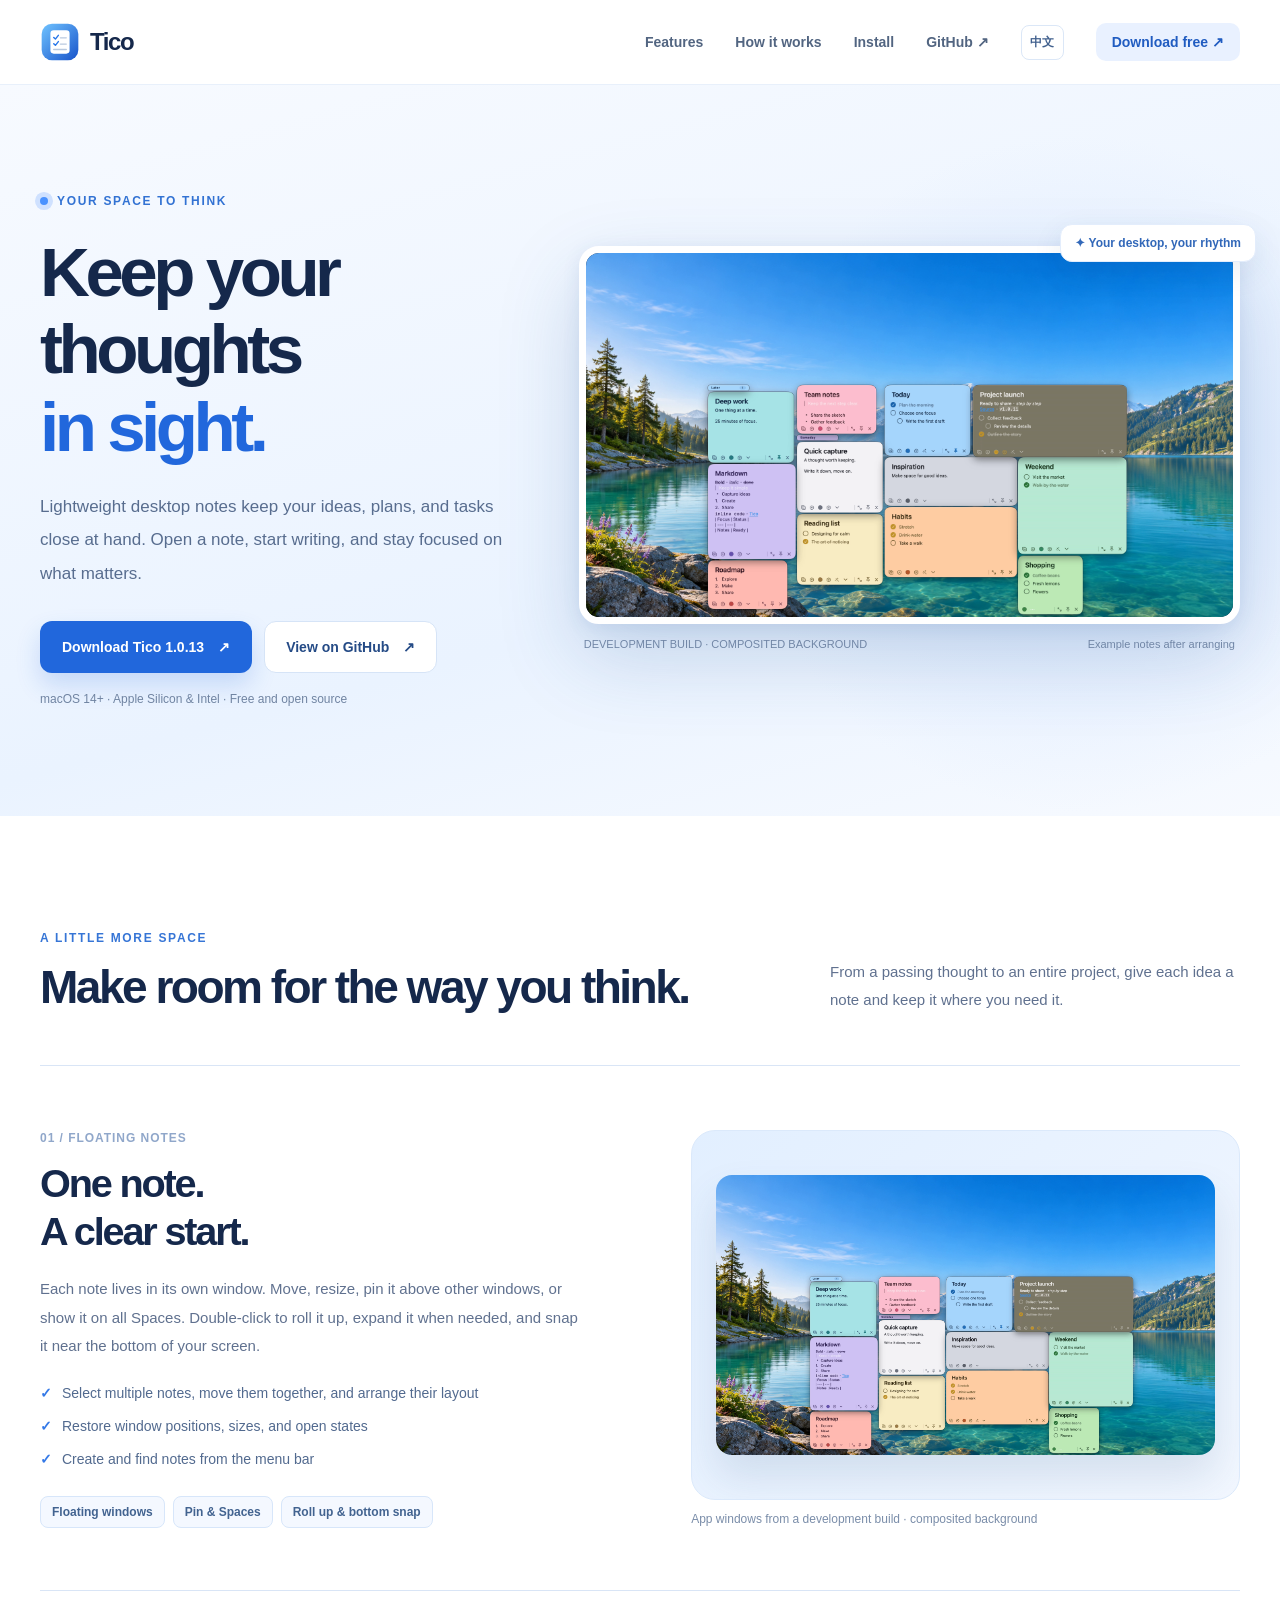
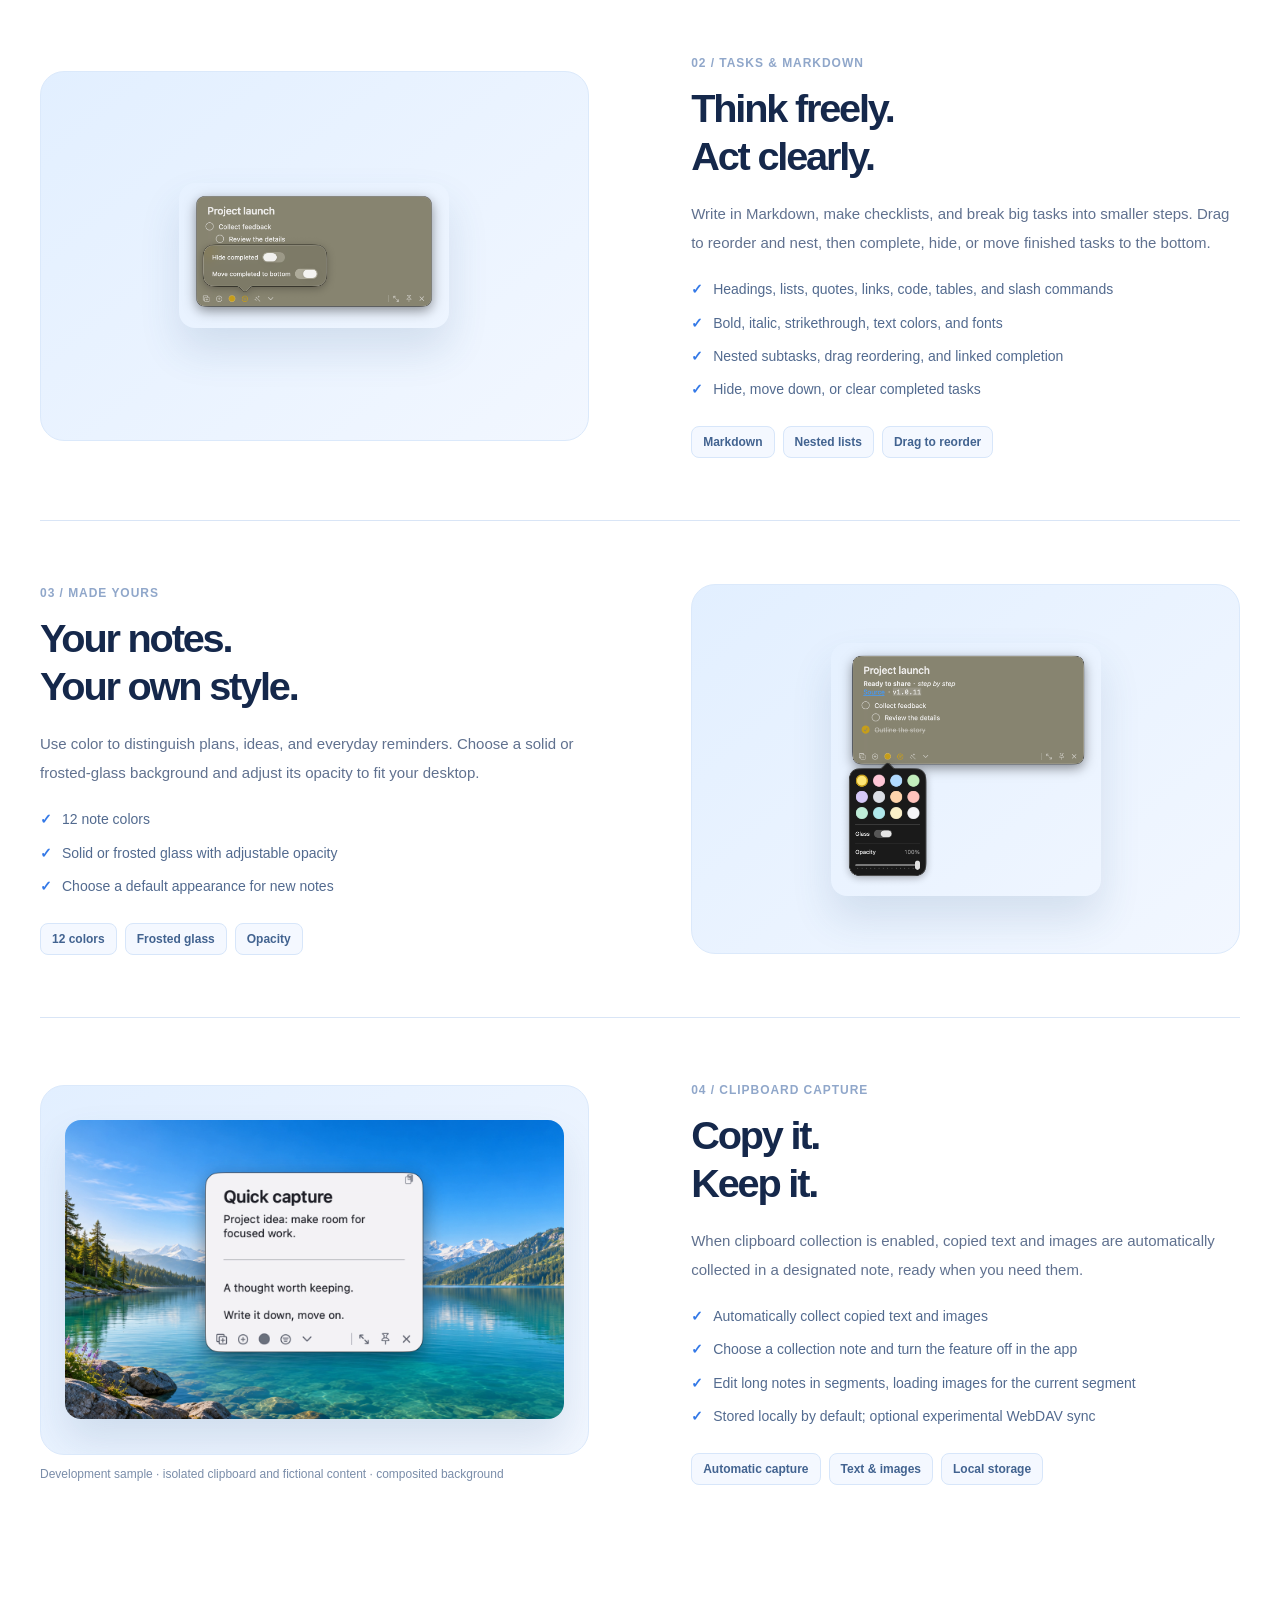
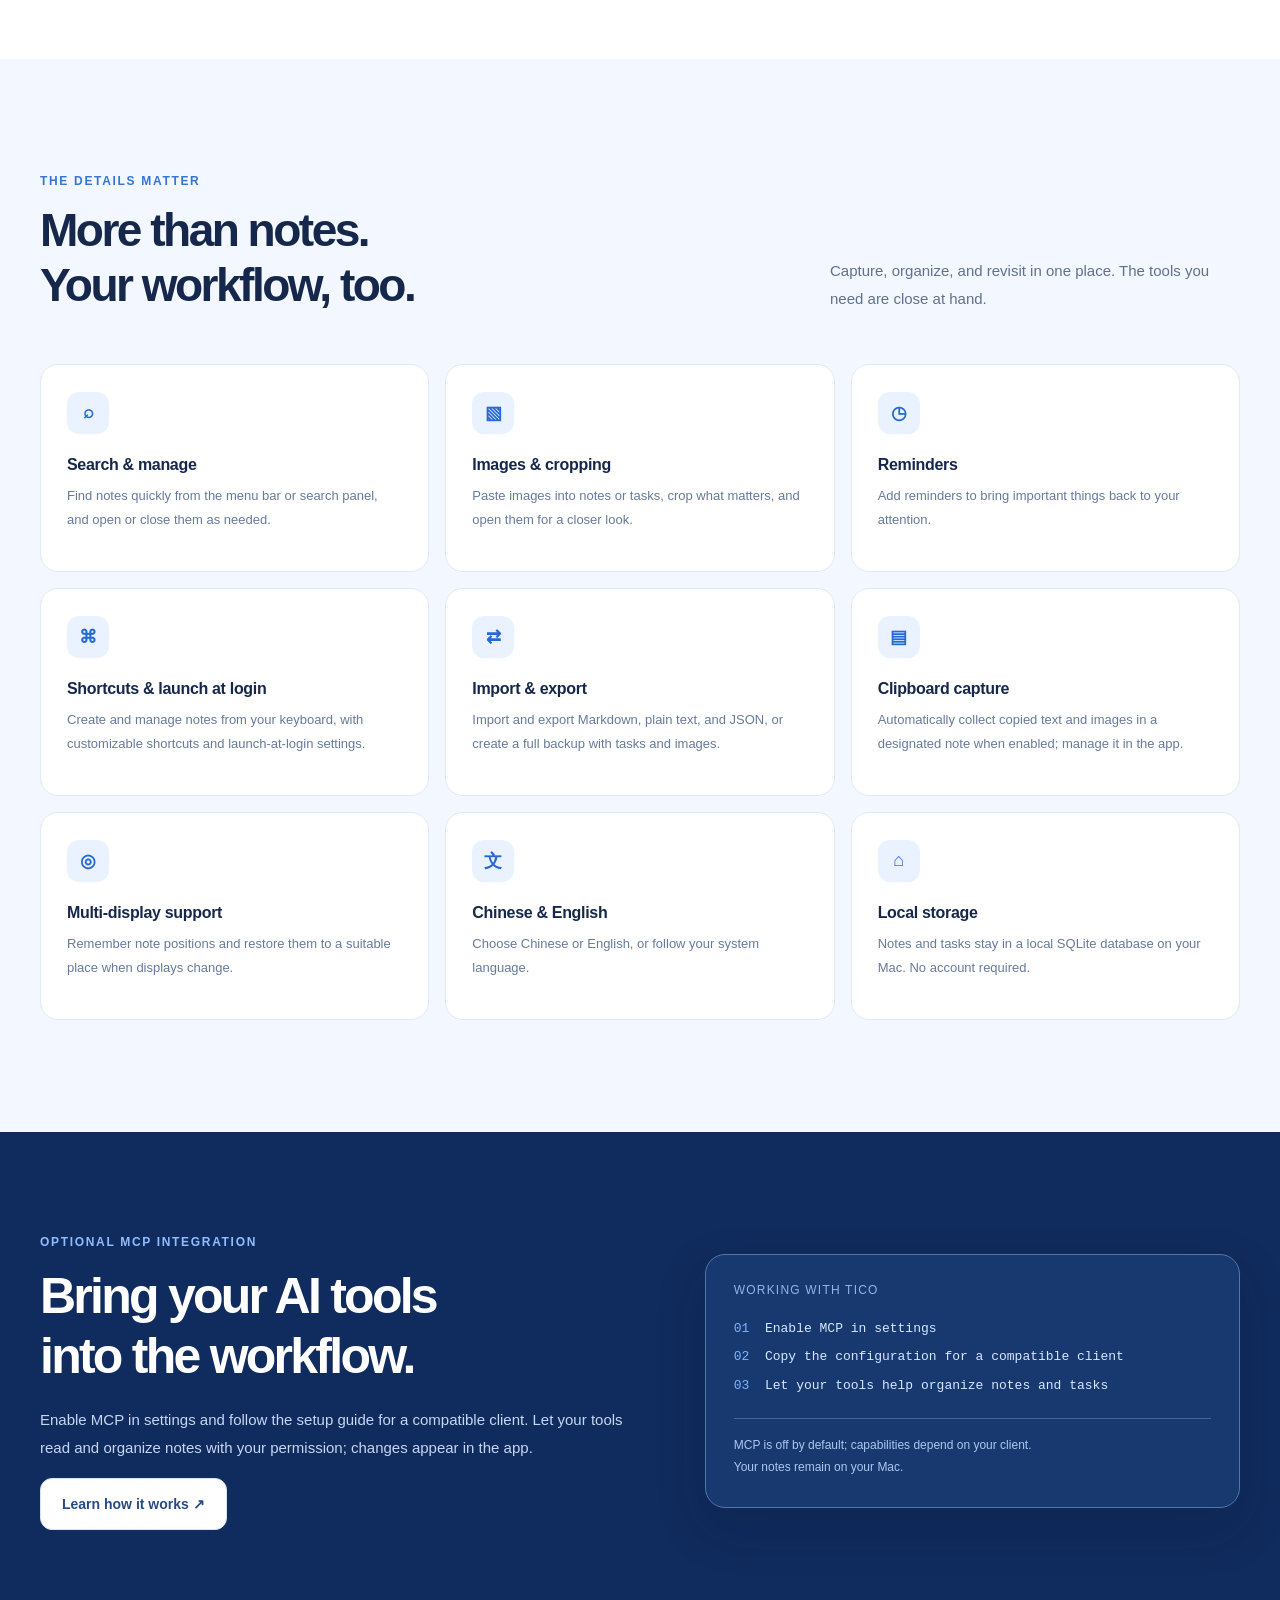
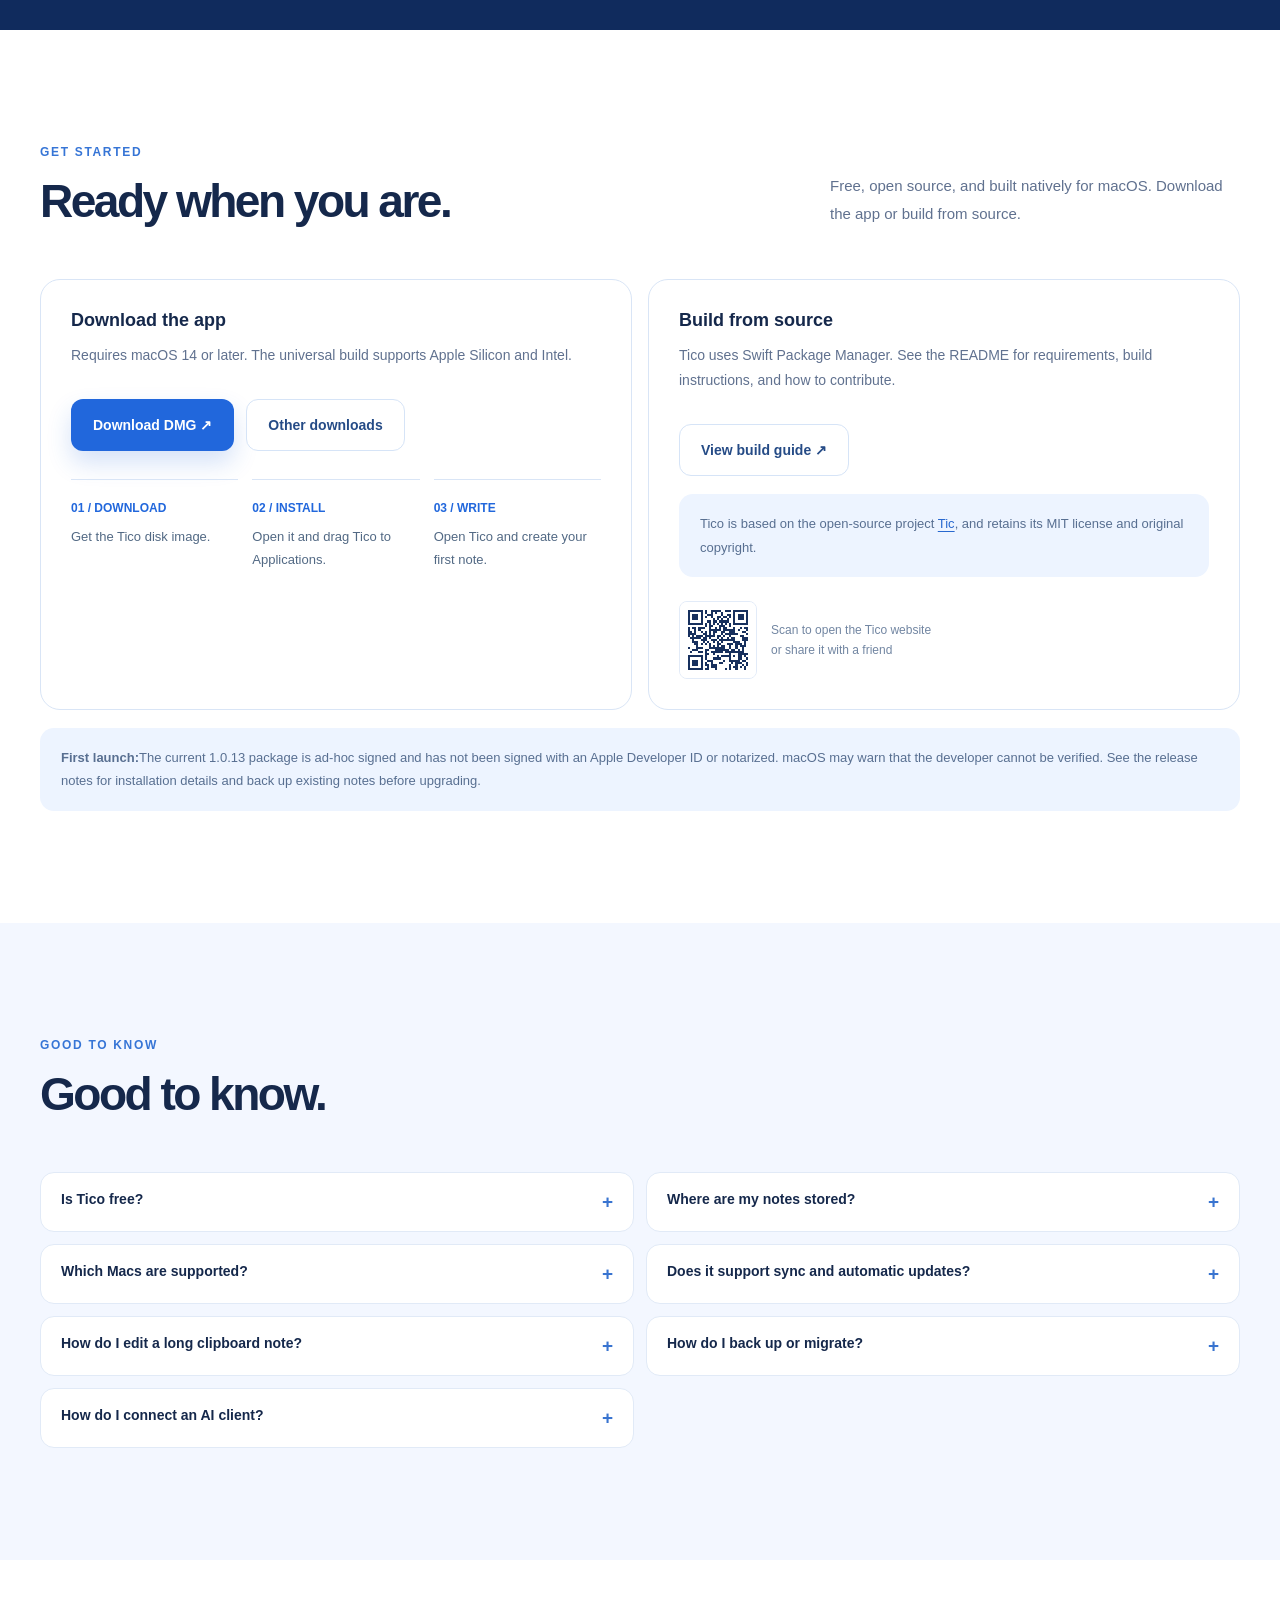
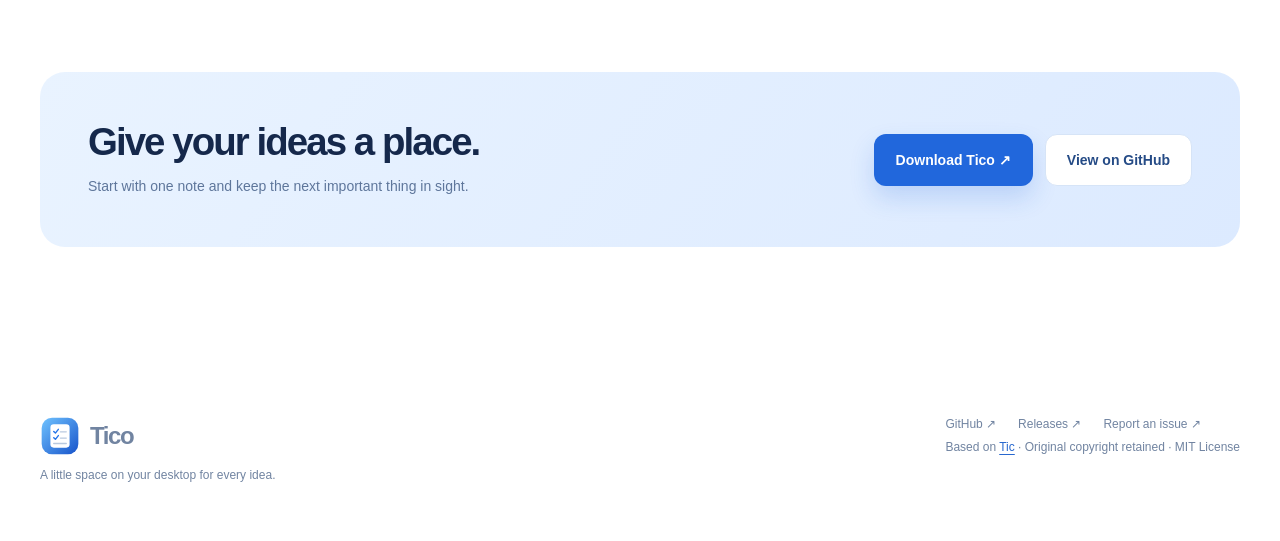
<file: site/tico-pages/index.html>
<!doctype html>
<html lang="zh-CN">
<head>
  <meta charset="utf-8">
  <meta name="viewport" content="width=device-width, initial-scale=1">
  <script>
    (function(){try{var saved=localStorage.getItem('tico-language');var wanted=saved||(/^zh/i.test(navigator.language||'')?'zh':'en');var english=/\/en\.html$/.test(location.pathname);if(wanted==='en'&&!english)location.replace('./en.html');if(wanted==='zh'&&english)location.replace('./');}catch(e){}})();
  </script>
  <meta name="theme-color" content="#f3f7ff">
  <meta name="description" content="Tico 是一款免费开源的 macOS 桌面便签：用浮动便签、待办清单和 Markdown，让想法留在眼前。">
  <meta property="og:title" content="Tico — 把想法留在眼前">
  <meta property="og:description" content="开源的 macOS 桌面便签与待办，让重要的事有处安放。">
  <meta property="og:image" content="https://code-wgl.github.io/Tico/assets/desktop-notes.png">
  <link rel="icon" href="./favicon.svg" type="image/svg+xml">
  <title>Tico — 把想法留在眼前</title>
  <style>
    :root{color-scheme:light;--ink:#15284b;--muted:#60718f;--blue:#2167dc;--deep:#132e61;--line:#d9e5f6;--soft:#f3f7ff;--paper:#fff;--max:1200px;font-family:-apple-system,BlinkMacSystemFont,"PingFang SC","Microsoft YaHei",sans-serif;-webkit-font-smoothing:antialiased}*{box-sizing:border-box}html{scroll-behavior:smooth}body{margin:0;background:#fff;color:var(--ink)}a{color:inherit;text-decoration:none}button{font:inherit}a:focus-visible,button:focus-visible,summary:focus-visible{outline:3px solid #397ff0;outline-offset:4px}img,video{display:block;max-width:100%}.wrap{width:min(var(--max),calc(100% - 64px));margin:auto}.topbar{height:84px;display:flex;align-items:center;justify-content:space-between;gap:28px}.brand{display:inline-flex;align-items:center;gap:10px;font-size:24px;letter-spacing:-.06em;font-weight:800}.brand img{width:40px;height:40px}.nav{display:flex;align-items:center;gap:32px;color:#526581;font-size:14px;font-weight:650}.nav a:hover,.text-link:hover{color:var(--blue)}.nav .lang-toggle{font-size:12px;letter-spacing:.04em;color:#42618e;padding:8px;border-radius:8px;border:1px solid #dbe7f7}.nav .nav-cta{background:#e9f1ff;color:#205cc1;padding:11px 16px;border-radius:10px}.hero{position:relative;overflow:hidden;background:linear-gradient(165deg,#f7faff 0%,#eaf3ff 65%,#f7faff 100%);border-top:1px solid #e8f0fb}.hero:after{content:"";position:absolute;right:-12%;top:5%;width:55vw;height:55vw;border-radius:50%;background:radial-gradient(circle,#c8ddff80 0,transparent 68%);pointer-events:none}.hero-grid{position:relative;z-index:1;display:grid;grid-template-columns:.85fr 1.15fr;align-items:center;gap:50px;padding:106px 0 110px}.eyebrow{display:inline-flex;align-items:center;gap:9px;font-size:12px;font-weight:800;letter-spacing:.14em;color:#3272d3;text-transform:uppercase}.eyebrow:before{content:"";width:8px;height:8px;background:#4a92ff;border-radius:50%;box-shadow:0 0 0 5px #cfe1ff}.hero h1{font-size:clamp(48px,5.4vw,76px);line-height:1.12;letter-spacing:-.065em;margin:25px 0 24px;font-weight:800}.hero h1 em{color:var(--blue);font-style:normal}.lead{max-width:475px;font-size:17px;line-height:1.95;color:#586d8f;margin:0}.actions{display:flex;gap:12px;flex-wrap:wrap;margin-top:31px}.btn{min-height:52px;padding:0 21px;display:inline-flex;align-items:center;justify-content:center;gap:14px;border:1px solid transparent;border-radius:12px;font-size:14px;font-weight:750;transition:transform .2s,box-shadow .2s}.btn:hover{transform:translateY(-2px)}.btn.primary{background:#2167dc;color:white;box-shadow:0 12px 25px #2167dc30}.btn.secondary{background:#fff;border-color:#d6e4f7;color:#254b86}.hero-meta{margin:19px 0 0;font-size:12px;color:#7084a2}.hero-visual{position:relative}.app-frame{overflow:hidden;border:7px solid #fff;border-radius:20px;box-shadow:0 32px 80px #285a9b35,0 4px 18px #285a9b18;background:#101f38}.app-frame img{width:100%;height:auto}.visual-caption{display:flex;justify-content:space-between;gap:8px;font-size:11px;color:#7186a6;margin:14px 5px 0}.visual-tag{position:absolute;right:-16px;top:-22px;padding:11px 14px;background:#fff;border:1px solid #e3edfc;border-radius:12px;box-shadow:0 10px 30px #24497918;color:#3268b9;font-size:12px;font-weight:750}.section{padding:112px 0}.section.soft{background:var(--soft)}.section-head{display:flex;align-items:end;justify-content:space-between;gap:32px;margin-bottom:50px}.section-head h2,.feature-copy h2{font-size:clamp(32px,3.6vw,48px);line-height:1.2;letter-spacing:-.055em;margin:14px 0 0}.section-head p{max-width:410px;color:var(--muted);font-size:15px;line-height:1.9;margin:0}.section-kicker{color:#3675d6;font-size:12px;font-weight:800;letter-spacing:.14em;text-transform:uppercase}.feature-row{display:grid;grid-template-columns:1fr 1fr;align-items:center;gap:clamp(48px,8vw,110px);padding:62px 0;border-top:1px solid var(--line)}.feature-row.reverse .feature-copy{order:2}.feature-copy h2{font-size:clamp(30px,3.1vw,42px)}.feature-copy p{color:var(--muted);font-size:15px;line-height:1.9;margin:20px 0}.pill-list{display:flex;flex-wrap:wrap;gap:8px;margin-top:24px}.pill{font-size:12px;font-weight:700;padding:8px 11px;color:#426390;border:1px solid #d7e6fa;background:#f4f8ff;border-radius:8px}.feature-visual{min-width:0;padding:24px;border-radius:24px;background:linear-gradient(140deg,#e2efff,#f2f7ff);border:1px solid #dbe9fb;display:flex;justify-content:center;align-items:center;min-height:370px;overflow:hidden}.feature-visual .screen{max-height:400px;border-radius:16px;box-shadow:0 22px 40px #315a8724;object-fit:contain}.feature-visual video{width:100%;border-radius:12px;background:#101f38}.video-note{font-size:12px;color:#7a8da9;margin-top:12px}.media-vertical{max-width:270px}.feature-number{font-size:12px;font-weight:800;color:#90a7ca;letter-spacing:.08em}.feature-row ul{padding:0;list-style:none;color:#526a8f;font-size:14px;line-height:1.8;display:grid;gap:8px}.feature-row li:before{content:"✓";color:#3479e7;font-weight:800;margin-right:10px}.feature-grid{display:grid;grid-template-columns:repeat(3,1fr);gap:16px}.feature-card{position:relative;padding:27px 26px 29px;border:1px solid #e0eaf8;border-radius:18px;background:#fff;min-height:208px}.feature-icon{width:42px;height:42px;display:grid;place-items:center;border-radius:12px;background:#eaf2ff;color:#2669d4;font-size:18px;font-weight:800}.feature-card h3{margin:22px 0 10px;font-size:16px;letter-spacing:-.02em}.feature-card p{font-size:13px;line-height:1.85;color:#667b9b;margin:0}.band{padding:100px 0;background:#102b5d;color:#fff;overflow:hidden}.band-inner{display:grid;grid-template-columns:1fr .9fr;gap:70px;align-items:center}.band h2{font-size:clamp(32px,4vw,50px);line-height:1.2;letter-spacing:-.055em;margin:16px 0 20px}.band p{color:#c6d7f3;line-height:1.9;font-size:15px}.code-card{background:#173970;border:1px solid #5276a7;border-radius:20px;padding:28px;color:#d8e7ff;box-shadow:0 20px 50px #07193733}.code-card small{display:block;font-size:12px;color:#8fb4eb;letter-spacing:.1em;margin-bottom:18px}.code-line{font-family:ui-monospace,SFMono-Regular,Menlo,monospace;font-size:13px;line-height:2.2;overflow-wrap:anywhere}.code-line b{font-weight:500;color:#80b3ff}.code-foot{border-top:1px solid #426597;margin-top:18px;padding-top:16px;font-size:12px;line-height:1.8;color:#aec8ed}.install-grid{display:grid;grid-template-columns:1fr 1fr;gap:16px}.install-card{border:1px solid var(--line);background:#fff;border-radius:20px;padding:30px}.install-card h3{font-size:18px;margin:0 0 12px}.install-card p{color:var(--muted);font-size:14px;line-height:1.8;margin:0}.steps{display:grid;grid-template-columns:repeat(3,1fr);gap:14px;margin-top:28px}.step{padding-top:18px;border-top:1px solid #d9e5f6;color:#526984;font-size:13px;line-height:1.8}.step b{display:block;color:var(--blue);font-size:12px;margin-bottom:5px}.note-box{margin-top:18px;border-radius:14px;background:#edf4ff;padding:18px 21px;color:#586f91;font-size:13px;line-height:1.8}.faq{display:grid;grid-template-columns:1fr 1fr;gap:12px}.faq details{border:1px solid #e1eaf7;border-radius:14px;padding:18px 20px;background:white}.faq summary{cursor:pointer;font-size:14px;font-weight:750;list-style:none;display:flex;justify-content:space-between;gap:15px}.faq summary:after{content:"+";font-size:19px;color:#3974d0}.faq details[open] summary:after{content:"−"}.faq p{font-size:13px;color:#667b9b;line-height:1.85;margin:15px 0 0}.final-cta{background:linear-gradient(125deg,#e9f3ff,#dceaff);border-radius:25px;padding:48px;display:flex;justify-content:space-between;gap:30px;align-items:center}.final-cta h2{font-size:clamp(28px,3vw,39px);letter-spacing:-.05em;margin:0 0 10px}.final-cta p{margin:0;color:#5e769b;line-height:1.8;font-size:14px}.final-cta .actions{margin:0;flex-shrink:0}footer{padding:54px 0;color:#7184a1;font-size:12px;line-height:1.9}.footer-inner{display:flex;justify-content:space-between;gap:30px}.footer-links{display:flex;gap:22px;flex-wrap:wrap}.text-link{color:#2868cf;text-decoration:underline;text-underline-offset:3px}.skip{position:absolute;left:-10000px;top:10px;background:#fff;color:#123;padding:10px;z-index:100}.skip:focus{left:10px}@media(max-width:900px){.hero-grid{grid-template-columns:1fr;gap:50px;padding:75px 0 85px}.hero-visual{max-width:680px}.feature-row{gap:35px}.band-inner{gap:35px}.feature-grid{grid-template-columns:repeat(2,1fr)}.nav{gap:18px}.nav .nav-hide{display:none}}@media(max-width:640px){.wrap{width:calc(100% - 36px)}.topbar{height:72px}.brand img{width:35px;height:35px}.brand{font-size:22px}.nav{gap:12px}.nav a:not(.nav-cta):not(.lang-toggle){display:none}.hero-grid{padding:66px 0 72px;gap:43px}.hero h1{font-size:clamp(44px,11vw,58px)}.lead{font-size:15px}.visual-tag{right:4px;top:-18px}.visual-caption{font-size:10px}.section{padding:76px 0}.section-head{display:block;margin-bottom:34px}.section-head p{margin-top:18px}.feature-row{grid-template-columns:1fr;gap:26px;padding:42px 0}.feature-row.reverse .feature-copy{order:0}.feature-visual{min-height:280px;padding:18px}.feature-grid{grid-template-columns:1fr}.feature-card{min-height:0}.band{padding:76px 0}.band-inner,.install-grid,.faq{grid-template-columns:1fr}.steps{grid-template-columns:1fr;gap:6px}.final-cta{padding:30px;display:block}.final-cta .actions{margin-top:25px}.footer-inner{flex-direction:column}.btn{min-height:50px}.footer-links{gap:15px}}@media(prefers-reduced-motion:reduce){html{scroll-behavior:auto}*,*:before,*:after{transition:none!important}}
    .clip-demo{width:100%;max-width:390px;background:#fff;border:1px solid #d9e7fa;border-radius:18px;padding:25px;box-shadow:0 20px 40px #315a8720}.clip-demo .clip-label{font-size:11px;color:#5981b9;font-weight:800;letter-spacing:.12em}.clip-demo h3{font-size:21px;margin:15px 0;color:#1a3560}.clip-demo p{border-top:1px solid #e7eef9;padding-top:14px;color:#647a9b;font-size:13px;line-height:1.8}.clip-demo .clip-caption{font-size:11px;color:#91a2ba;margin-top:17px}.qr{display:flex;align-items:center;gap:14px;margin-top:24px;color:#7286a2;font-size:12px;line-height:1.7}.qr img{width:78px;height:78px;border:1px solid #e2ebf8;border-radius:8px;background:#fff}
  </style>
</head>
<body>
  <a class="skip" href="#main">跳至主要内容</a>
  <header class="wrap topbar"><a class="brand" href="./" aria-label="Tico 首页"><img src="./favicon.svg" alt="">Tico</a><nav class="nav" aria-label="主要导航"><a href="#features">功能</a><a href="#workflow">使用方式</a><a class="nav-hide" href="#install">安装</a><a class="nav-hide" href="https://github.com/code-wgl/Tico">GitHub ↗</a><a class="lang-toggle" href="./en.html" lang="en" data-language="en" aria-label="Switch to English">EN</a><a class="nav-cta" href="https://github.com/code-wgl/Tico/releases/latest">免费下载 ↗</a></nav></header>
  <main id="main">
    <section class="hero"><div class="wrap hero-grid"><div><span class="eyebrow">Your space to think</span><h1>把想法，<br><em>留在眼前。</em></h1><p class="lead">一张张轻巧的桌面便签，让灵感、计划和待办自然融入你的工作空间。打开就写，重要的事始终在手边。</p><div class="actions"><a class="btn primary" href="https://github.com/code-wgl/Tico/releases/download/v1.0.13/Tico-v1.0.13.dmg">下载 Tico 1.0.13 <span>↗</span></a><a class="btn secondary" href="https://github.com/code-wgl/Tico">查看 GitHub <span>↗</span></a></div><p class="hero-meta">macOS 14+ · Apple Silicon & Intel · 免费开源</p></div><div class="hero-visual"><span class="visual-tag">✦ 你的桌面，你的节奏</span><div class="app-frame"><img src="./assets/desktop-notes.png" alt="Tico 真实应用画面：不同颜色、任务状态与收起状态的示例便签排列在桌面上" width="1920" height="1080" fetchpriority="high"></div><div class="visual-caption"><span>开发版实拍 · 合成背景</span><span>整理后的多张桌面便签</span></div></div></div></section>
    <section class="section" id="workflow"><div class="wrap"><div class="section-head"><div><span class="section-kicker">A little more space</span><h2>让桌面，成为思考的延伸。</h2></div><p>从一条临时想法到一整个项目，把内容拆成恰到好处的便签，放在你需要它的地方。</p></div><div class="feature-row"><div class="feature-copy"><span class="feature-number">01 / FLOATING NOTES</span><h2>一张便签，<br>一个清晰的开始。</h2><p>便签拥有独立窗口。随心移动、调整大小、置顶，或让它出现在所有空间。双击收起成轻巧标题栏，需要时再展开；靠近屏幕底部时还可吸附。</p><ul><li>多选便签，拖动成组，智能整理布局</li><li>保留窗口位置、尺寸与打开状态</li><li>在菜单栏快速新建和查找便签</li></ul><div class="pill-list"><span class="pill">独立窗口</span><span class="pill">置顶与空间</span><span class="pill">收起与底部吸附</span></div></div><div><div class="feature-visual"><img class="screen" src="./assets/desktop-notes.png" alt="Tico 真实应用画面：多张示例便签排列在桌面上" loading="lazy"></div><div class="video-note">开发版应用窗口实拍 · 背景为合成图</div></div></div><div class="feature-row reverse"><div class="feature-copy"><span class="feature-number">02 / TASKS & MARKDOWN</span><h2>想法可以自由，<br>行动也可以有序。</h2><p>写下 Markdown，创建清单，把大任务拆成小步骤。拖动任务调整顺序和层级；完成、隐藏或将已完成项目移到底部，让下一步始终清楚。</p><ul><li>标题、列表、引用、链接、代码、表格与斜杠命令</li><li>粗体、斜体、删除线以及文字颜色和字体</li><li>多级子任务、拖拽排序与完成状态联动</li><li>隐藏、沉底或清理已完成任务</li></ul><div class="pill-list"><span class="pill">Markdown</span><span class="pill">嵌套清单</span><span class="pill">拖拽排序</span></div></div><div class="feature-visual"><img class="screen media-vertical" src="./assets/task-options.png" alt="真实 Tico 任务选项：隐藏已完成任务或将其移动到底部" loading="lazy"></div></div><div class="feature-row"><div class="feature-copy"><span class="feature-number">03 / MADE YOURS</span><h2>你的便签，<br>有自己的样子。</h2><p>用颜色区分计划、灵感与生活琐事。选择纯色或毛玻璃背景、调整不透明度，让每张便签自然地融入桌面。</p><ul><li>12 种便签颜色</li><li>纯色与毛玻璃背景，支持不透明度调整</li><li>为新便签设置适合自己的默认外观</li></ul><div class="pill-list"><span class="pill">12 色</span><span class="pill">毛玻璃</span><span class="pill">不透明度</span></div></div><div class="feature-visual"><img class="screen media-vertical" src="./assets/colors.png" alt="真实 Tico 颜色与背景面板，展示可选颜色、毛玻璃和不透明度" loading="lazy"></div></div><div class="feature-row reverse"><div class="feature-copy"><span class="feature-number">04 / CLIPBOARD CAPTURE</span><h2>复制即收集，<br>灵感不漏接。</h2><p>开启剪贴板收集时，复制的文字和图片会自动整理到指定便签。临时的片段、稍后的参考，都能在桌面上找到。</p><ul><li>复制文字与图片后自动收集</li><li>指定收集便签，随时在应用中关闭</li><li>长便签分段编辑，图片随当前分段加载</li><li>默认保存在本机；可选实验性 WebDAV 同步</li></ul><div class="pill-list"><span class="pill">自动收集</span><span class="pill">文字与图片</span><span class="pill">本地保存</span></div></div><div><div class="feature-visual"><img class="screen" src="./assets/clipboard-capture.png" alt="Tico 开发版剪贴板便签，展示已收集的虚构文本" loading="lazy"></div><div class="video-note">开发版样例 · 隔离剪贴板与虚构内容 · 合成背景</div></div></div></div></section>
    <section class="section soft" id="features"><div class="wrap"><div class="section-head"><div><span class="section-kicker">The details matter</span><h2>不止是便签。<br>也是你的工作流。</h2></div><p>把记录、整理和回顾放在一起。简单的界面之下，常用的工具都在手边。</p></div><div class="feature-grid"><article class="feature-card"><span class="feature-icon">⌕</span><h3>搜索与管理</h3><p>通过菜单栏和搜索面板快速找到便签，管理、打开或关闭需要的内容。</p></article><article class="feature-card"><span class="feature-icon">▧</span><h3>图片与裁剪</h3><p>将图片粘贴到便签或任务中，裁剪需要的部分，并打开查看。</p></article><article class="feature-card"><span class="feature-icon">◷</span><h3>提醒</h3><p>为需要记住的事添加提醒，让想法在合适的时候回到眼前。</p></article><article class="feature-card"><span class="feature-icon">⌘</span><h3>快捷键与登录启动</h3><p>用键盘新建、操作便签；根据自己的习惯调整快捷键和登录启动设置。</p></article><article class="feature-card"><span class="feature-icon">⇄</span><h3>导入与导出</h3><p>支持 Markdown、纯文本和 JSON 导出，以及包含任务和图片的完整备份。</p></article><article class="feature-card"><span class="feature-icon">▤</span><h3>可选剪贴板收集</h3><p>需要时将复制的文字和图片收集到指定便签，在应用内管理这一功能。</p></article><article class="feature-card"><span class="feature-icon">◎</span><h3>为多显示器而设计</h3><p>记住便签位置，在显示器连接变化后尽量恢复到合适的位置。</p></article><article class="feature-card"><span class="feature-icon">文</span><h3>中英文界面</h3><p>选择中文、英文，或跟随系统语言，使用熟悉的表达方式。</p></article><article class="feature-card"><span class="feature-icon">⌂</span><h3>本地保存</h3><p>便签和任务保存在 Mac 本地的 SQLite 数据库中，无需注册账号。</p></article></div></div></section>
    <section class="band"><div class="wrap band-inner"><div><span class="section-kicker" style="color:#91bdff">OPTIONAL MCP INTEGRATION</span><h2>让你的 AI 工具，<br>也能参与进来。</h2><p>在设置中开启 MCP，并按引导配置兼容的客户端。让工具在你的授权下读取和整理便签，变更会反映到应用中。</p><a class="btn secondary" href="https://github.com/code-wgl/Tico#使用-usage">了解使用方式 ↗</a></div><div class="code-card" aria-label="MCP 可选连接示意"><small>WORKING WITH TICO</small><div class="code-line"><b>01</b> &nbsp;在设置中开启 MCP</div><div class="code-line"><b>02</b> &nbsp;为兼容客户端复制配置</div><div class="code-line"><b>03</b> &nbsp;让工具协助整理便签与任务</div><div class="code-foot">MCP 默认关闭；具体能力取决于客户端配置。<br>你的便签仍保存在本机。</div></div></div></section>
    <section class="section" id="install"><div class="wrap"><div class="section-head"><div><span class="section-kicker">GET STARTED</span><h2>准备好，开始记录。</h2></div><p>免费、开源，为 macOS 原生打造。下载预构建版本，或从源码开始。</p></div><div class="install-grid"><div class="install-card"><h3>下载应用</h3><p>适用于 macOS 14 或更高版本，通用构建支持 Apple Silicon 与 Intel。</p><div class="actions"><a class="btn primary" href="https://github.com/code-wgl/Tico/releases/download/v1.0.13/Tico-v1.0.13.dmg">下载 DMG ↗</a><a class="btn secondary" href="https://github.com/code-wgl/Tico/releases/tag/v1.0.13">其他下载</a></div><div class="steps"><div class="step"><b>01 / 下载</b>获取 Tico 安装映像。</div><div class="step"><b>02 / 安装</b>打开映像，拖入 Applications。</div><div class="step"><b>03 / 记录</b>打开 Tico，新建第一张便签。</div></div></div><div class="install-card"><h3>从源码构建</h3><p>项目使用 Swift Package Manager。查看 README，了解环境要求、构建命令与参与贡献的方式。</p><div class="actions"><a class="btn secondary" href="https://github.com/code-wgl/Tico#从源码构建-build-from-source">查看构建指南 ↗</a></div><div class="note-box">Tico 基于开源项目 <a class="text-link" href="https://github.com/kasvith/tic">Tic</a>，保留其 MIT 许可证及原作者版权声明。</div><div class="qr"><img src="./assets/site-qr.svg" alt="扫描二维码打开 Tico 官网" width="78" height="78"><span>扫码打开 Tico 官网<br>也可以分享给朋友</span></div></div></div><div class="note-box"><strong>首次打开提示：</strong>当前 1.0.13 安装包采用 ad-hoc 签名，尚未使用 Apple Developer ID 签名或经过公证，macOS 首次打开时可能提示无法验证开发者。请在发行页面查看安装说明；升级前建议备份已有便签数据。</div></div></section>
    <section class="section soft"><div class="wrap"><div class="section-head"><div><span class="section-kicker">GOOD TO KNOW</span><h2>你可能还想知道。</h2></div></div><div class="faq"><details><summary>Tico 免费吗？</summary><p>是的。Tico 是免费开源软件，采用 MIT 许可证。你可以查看源码、提交问题或参与改进。</p></details><details><summary>我的便签保存在哪里？</summary><p>正式版在 Mac 本地保存数据，沿用 Tic 的应用标识和数据目录。开发版使用独立目录。建议定期导出备份。</p></details><details><summary>支持哪些 Mac？</summary><p>当前发行包要求 macOS 14 或更高版本，支持 Apple Silicon 和 Intel。请查看发行页面的具体说明。</p></details><details><summary>支持同步和自动更新吗？</summary><p>Tico 支持检查 GitHub 更新，安装前需要确认；1.0.11 需手动升级。实验性 WebDAV 同步默认关闭，可在设置中开启；接收云端修改需关闭便签或重启。HTTPS 保护传输，但云端内容不提供端到端加密，请使用可信的私人服务器并保留备份。</p></details><details><summary>长剪贴板便签如何编辑？</summary><p>内容较长时，便签会分段显示和编辑，图片按当前分段加载。全选与撤销仅作用于当前段，切换或自动重新分段会清除当前撤销历史；其他分段内容仍会保留。</p></details><details><summary>如何备份或迁移？</summary><p>从菜单栏创建包含任务、图片和剪贴板记录的完整备份；恢复时导入为副本，不覆盖现有便签。也可在设置中开启每日自动备份，保留最近 7 份。备份文件未加密，请妥善保管。</p></details><details><summary>如何连接 AI 客户端？</summary><p>在应用设置中按需开启 MCP，按界面提示为兼容的客户端配置。MCP 默认关闭。</p></details></div></div></section>
    <section class="section"><div class="wrap"><div class="final-cta"><div><h2>给想法一个位置。</h2><p>从一张便签开始，让下一件重要的事留在眼前。</p></div><div class="actions"><a class="btn primary" href="https://github.com/code-wgl/Tico/releases/download/v1.0.13/Tico-v1.0.13.dmg">下载 Tico ↗</a><a class="btn secondary" href="https://github.com/code-wgl/Tico">在 GitHub 查看</a></div></div></div></section>
  </main>
  <footer><div class="wrap footer-inner"><div><a class="brand" href="./"><img src="./favicon.svg" alt="">Tico</a><div>在桌面上，给每个想法留一点空间。</div></div><div><div class="footer-links"><a href="https://github.com/code-wgl/Tico">GitHub ↗</a><a href="https://github.com/code-wgl/Tico/releases">Releases ↗</a><a href="https://github.com/code-wgl/Tico/issues">反馈问题 ↗</a></div><div>基于 <a class="text-link" href="https://github.com/kasvith/tic">Tic</a> · 保留原项目版权 · MIT License</div></div></div></footer>
  <script>document.querySelectorAll('[data-language]').forEach(function(link){link.addEventListener('click',function(){try{localStorage.setItem('tico-language',link.dataset.language)}catch(e){}})});</script>
</body>
</html>
</file>
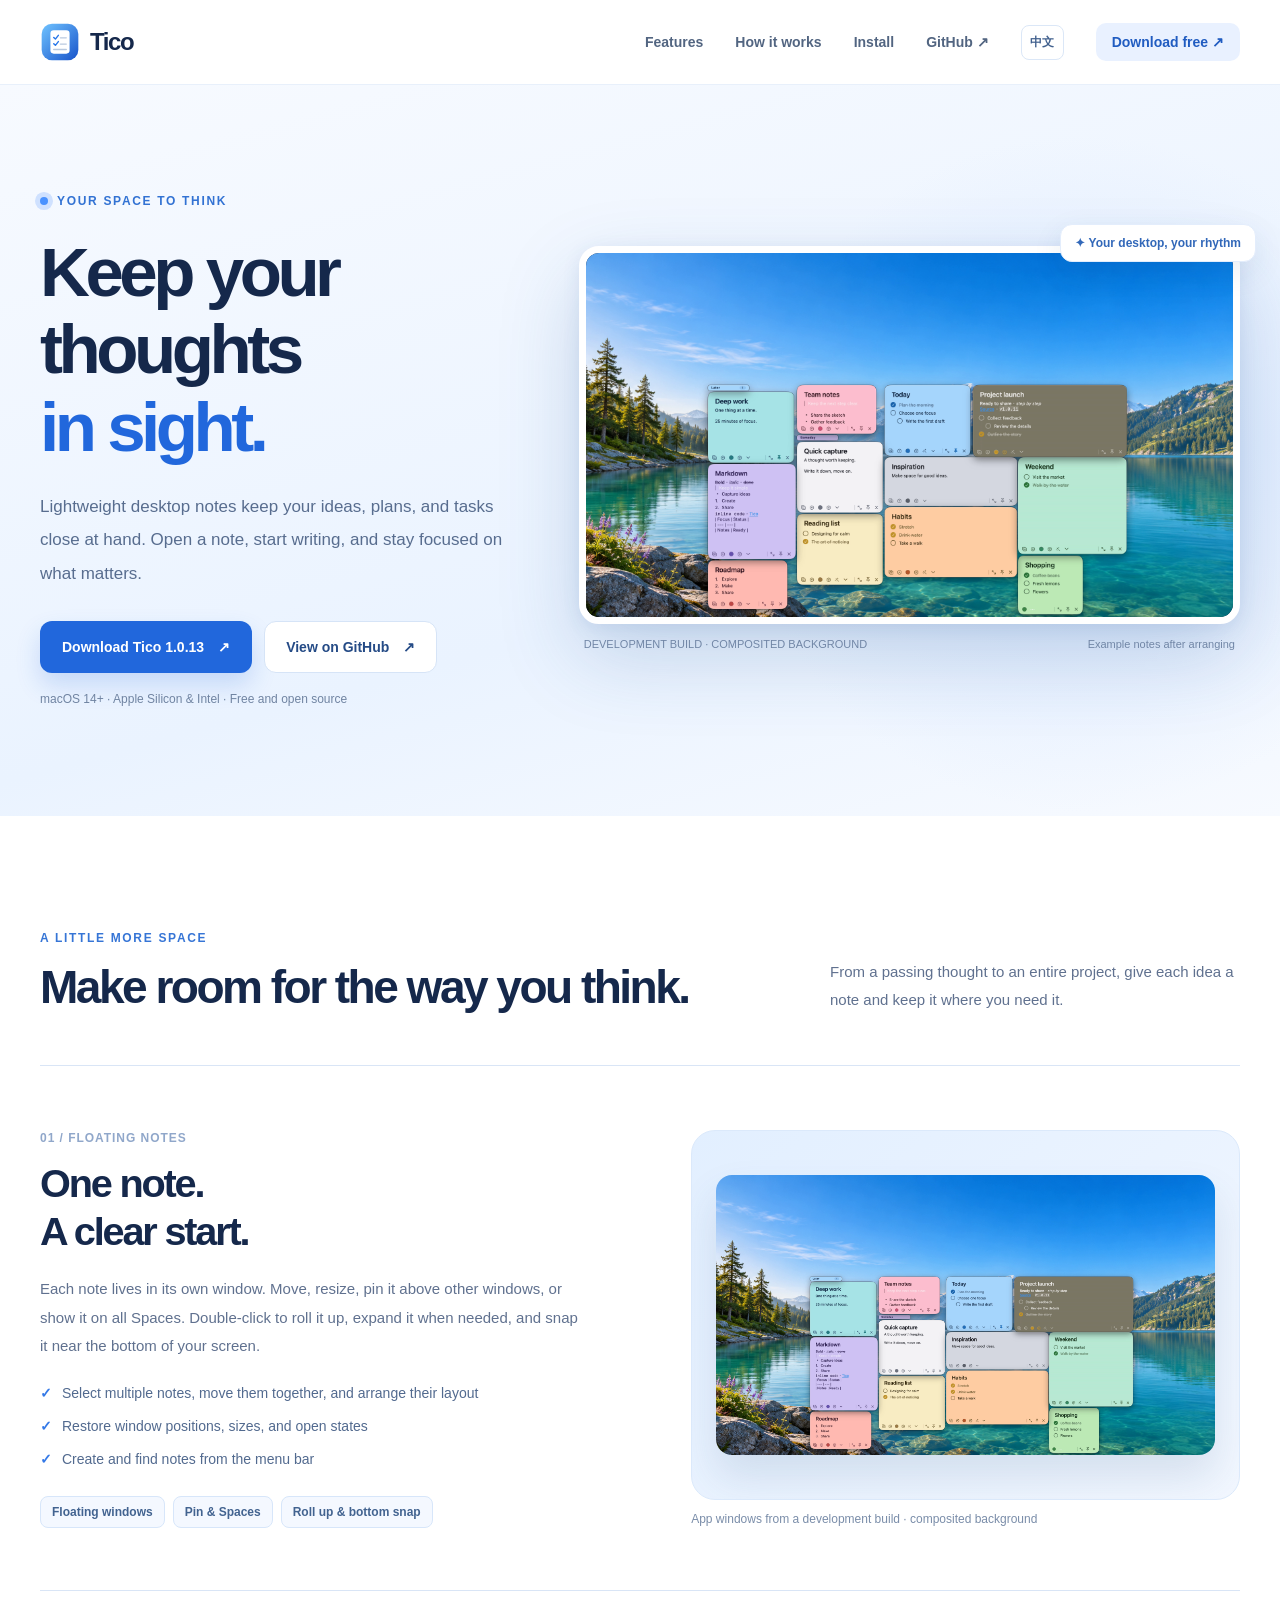
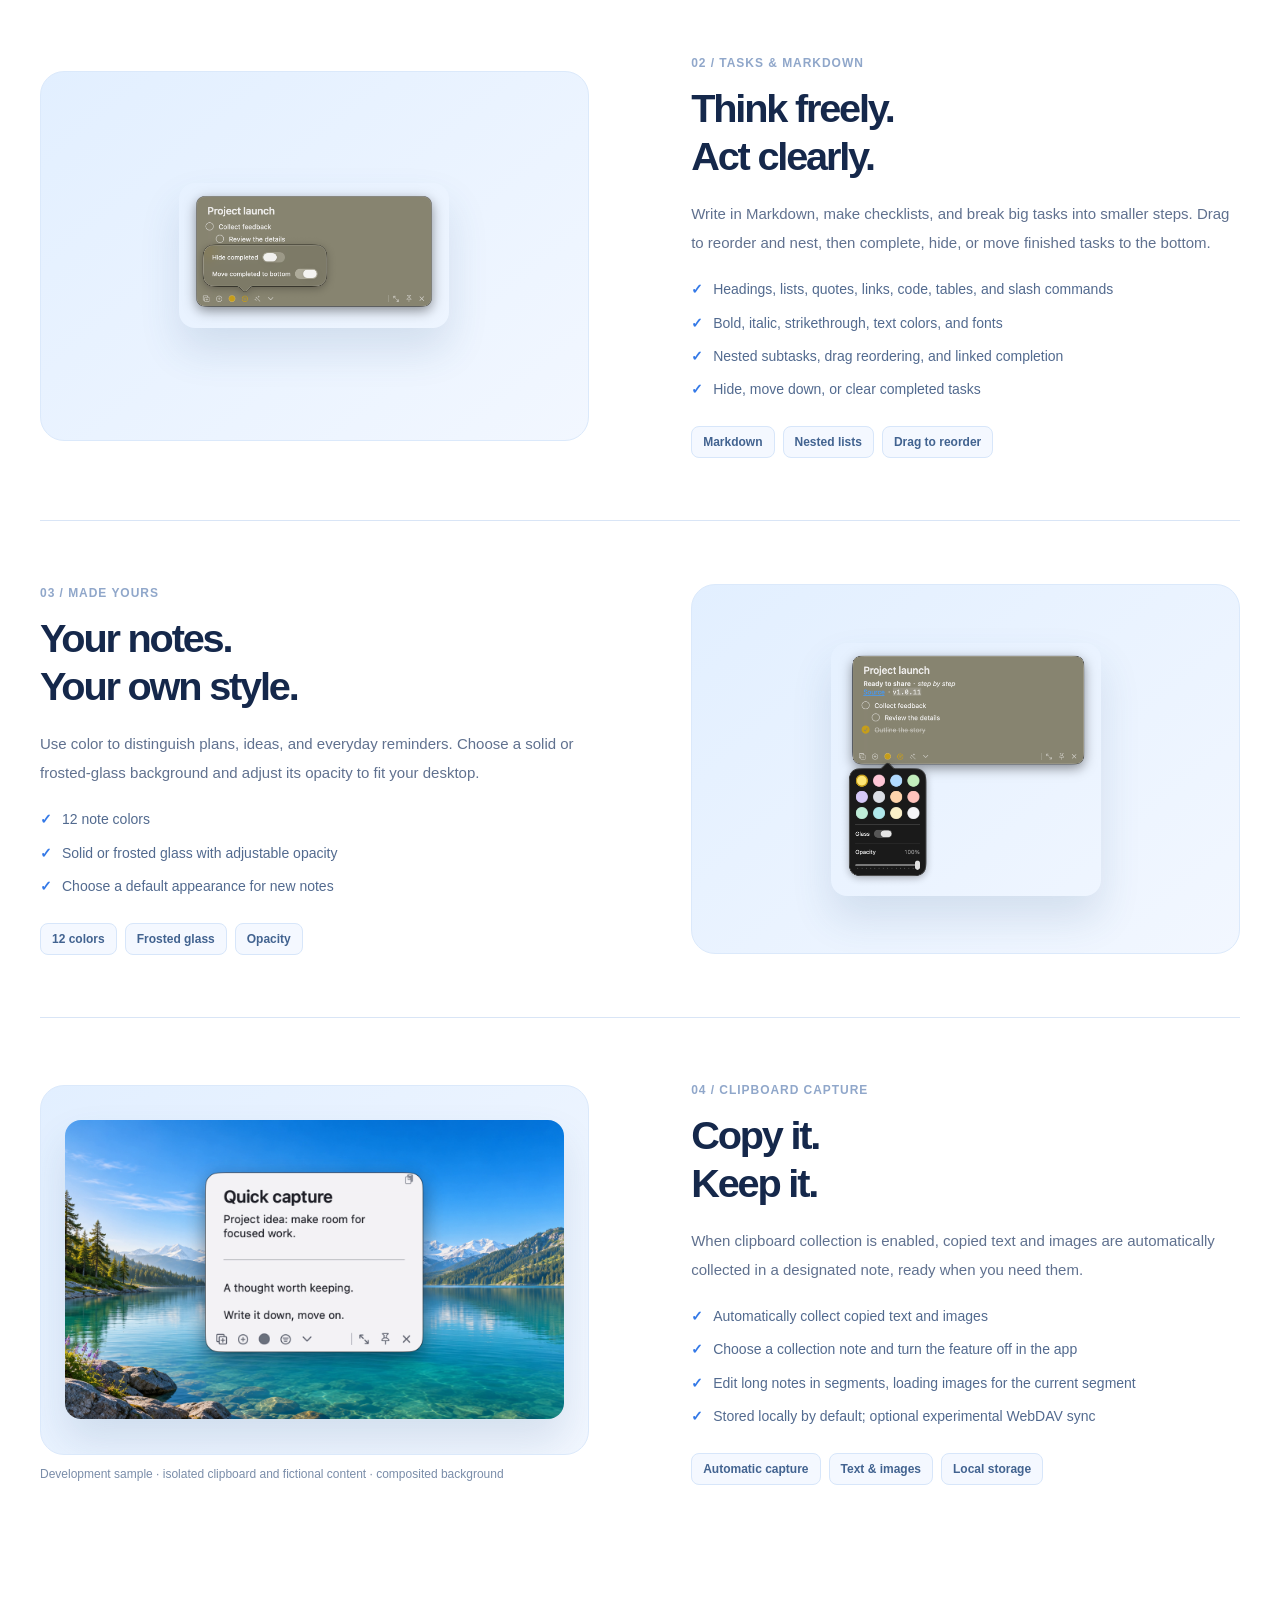
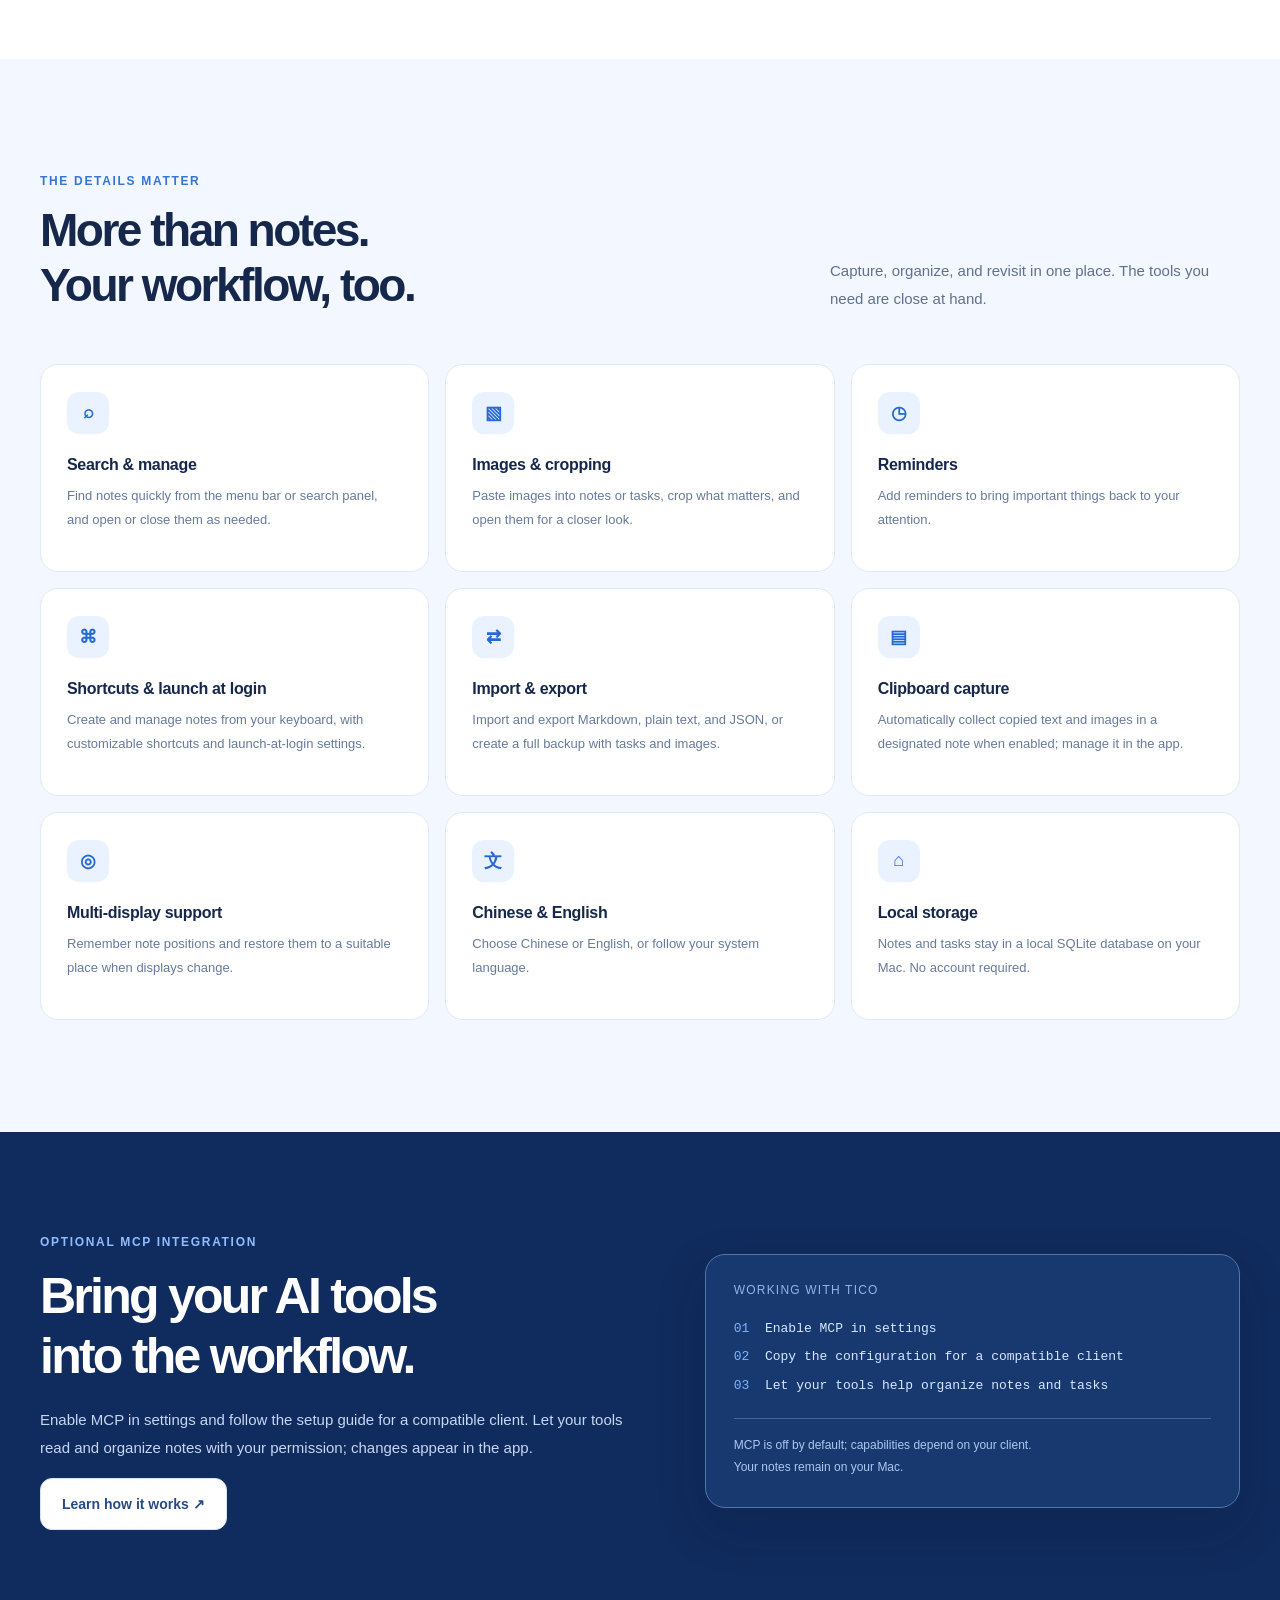
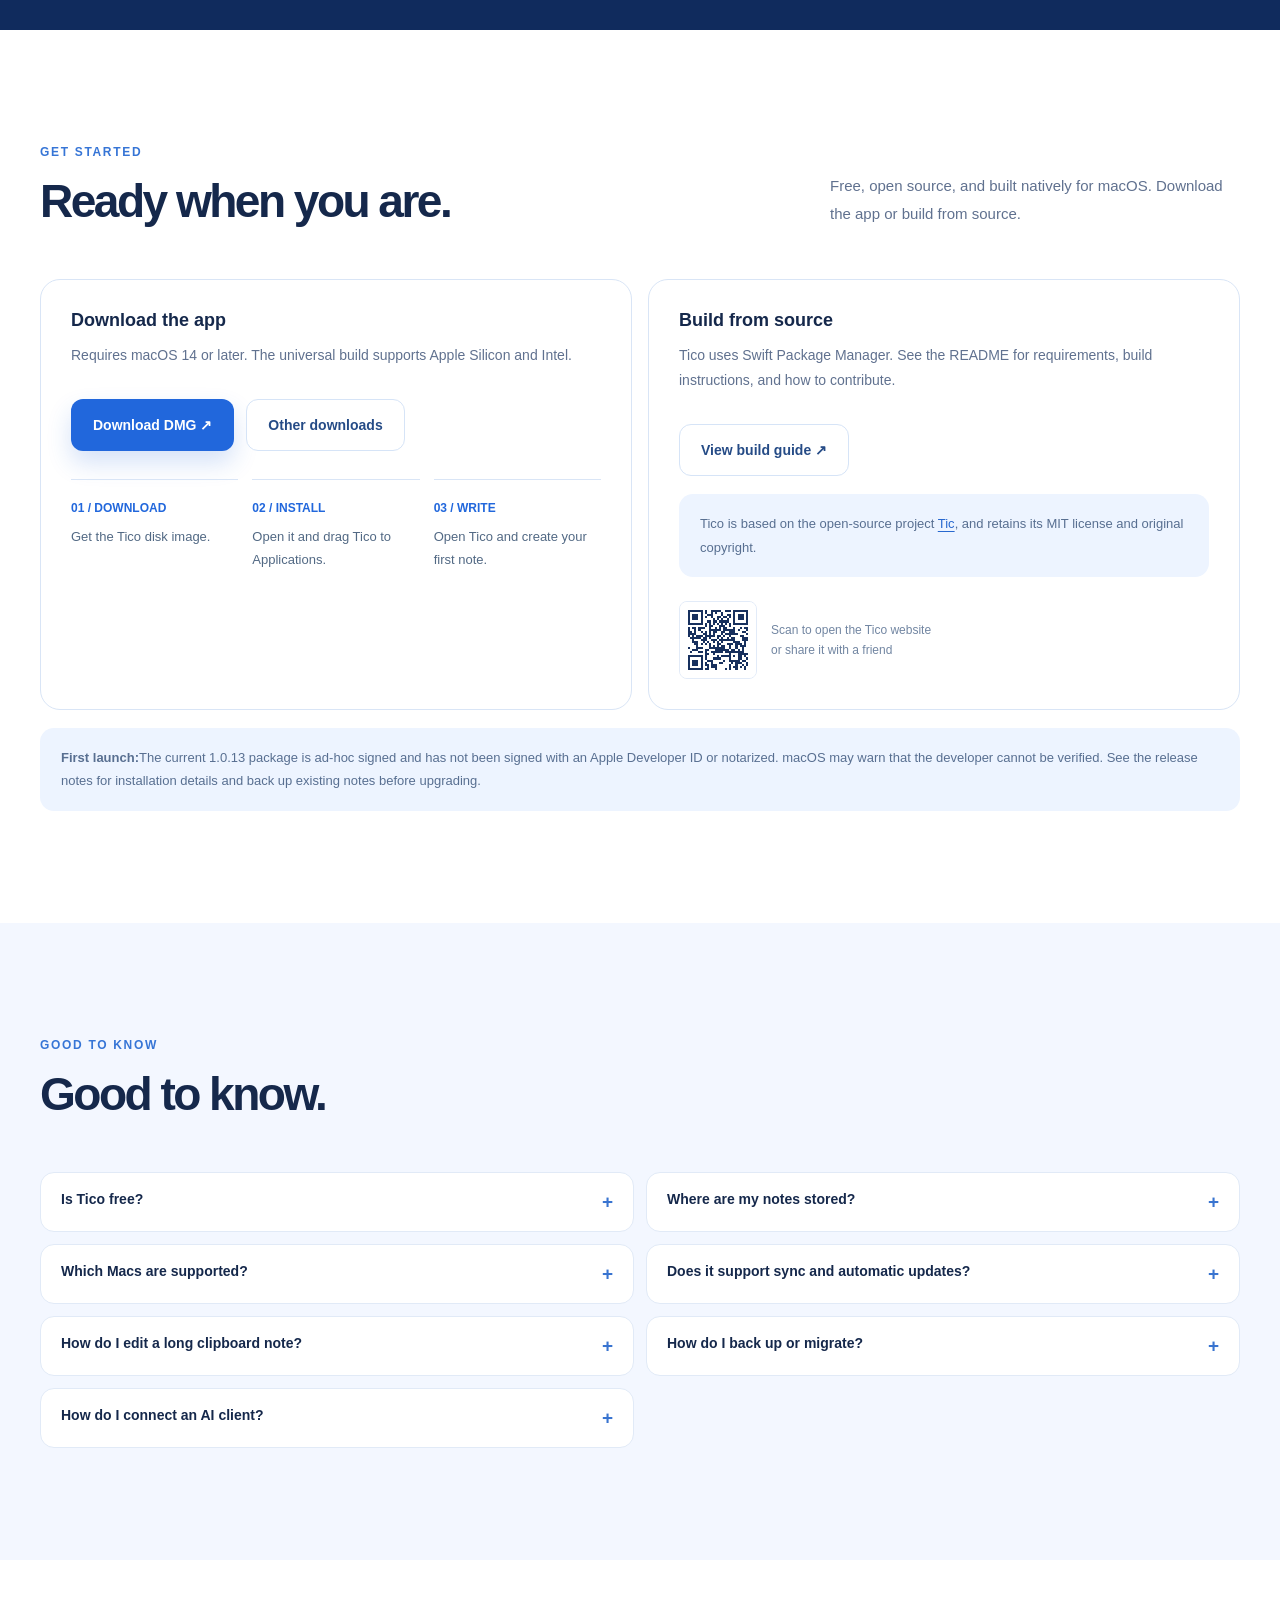
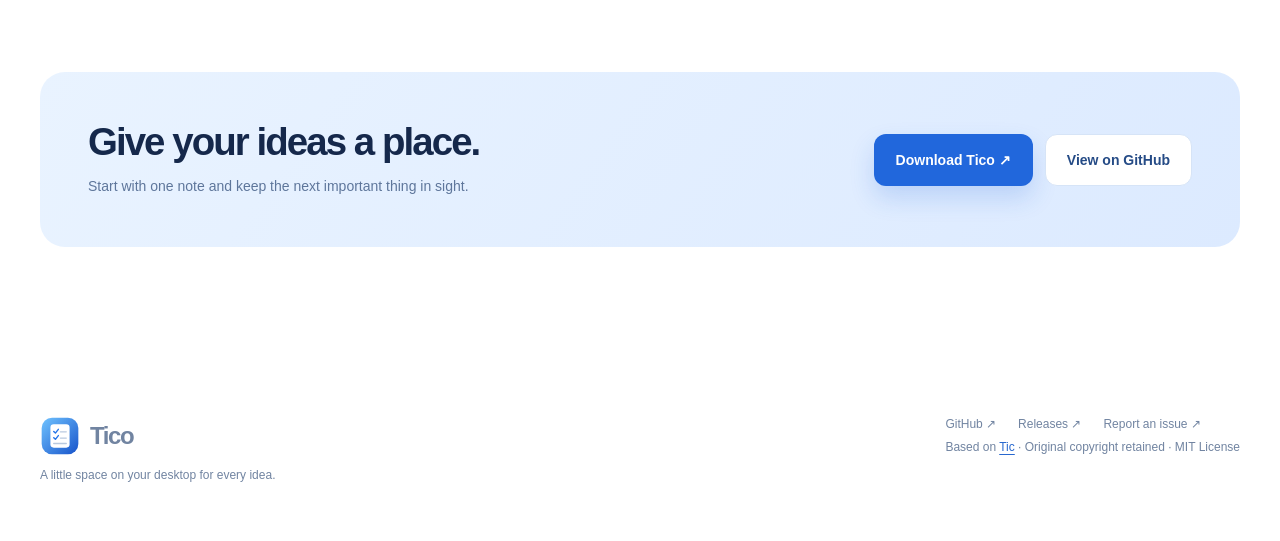
<file: site/tico-pages/en.html>
<!doctype html>
<html lang="en">
<head>
  <meta charset="utf-8">
  <meta name="viewport" content="width=device-width, initial-scale=1">
  <script>
    (function(){try{var saved=localStorage.getItem('tico-language');var wanted=saved||(/^zh/i.test(navigator.language||'')?'zh':'en');var english=/\/en\.html$/.test(location.pathname);if(wanted==='en'&&!english)location.replace('./en.html');if(wanted==='zh'&&english)location.replace('./');}catch(e){}})();
  </script>
  <meta name="theme-color" content="#f3f7ff">
  <meta name="description" content="Tico is a free, open-source macOS app for floating notes, tasks, and Markdown.">
  <meta property="og:title" content="Tico — Keep your thoughts in sight">
  <meta property="og:description" content="Open-source floating notes and tasks for macOS.">
  <meta property="og:image" content="https://code-wgl.github.io/Tico/assets/desktop-notes.png">
  <link rel="icon" href="./favicon.svg" type="image/svg+xml">
  <title>Tico — Keep your thoughts in sight</title>
  <style>
    :root{color-scheme:light;--ink:#15284b;--muted:#60718f;--blue:#2167dc;--deep:#132e61;--line:#d9e5f6;--soft:#f3f7ff;--paper:#fff;--max:1200px;font-family:-apple-system,BlinkMacSystemFont,"PingFang SC","Microsoft YaHei",sans-serif;-webkit-font-smoothing:antialiased}*{box-sizing:border-box}html{scroll-behavior:smooth}body{margin:0;background:#fff;color:var(--ink)}a{color:inherit;text-decoration:none}button{font:inherit}a:focus-visible,button:focus-visible,summary:focus-visible{outline:3px solid #397ff0;outline-offset:4px}img,video{display:block;max-width:100%}.wrap{width:min(var(--max),calc(100% - 64px));margin:auto}.topbar{height:84px;display:flex;align-items:center;justify-content:space-between;gap:28px}.brand{display:inline-flex;align-items:center;gap:10px;font-size:24px;letter-spacing:-.06em;font-weight:800}.brand img{width:40px;height:40px}.nav{display:flex;align-items:center;gap:32px;color:#526581;font-size:14px;font-weight:650}.nav a:hover,.text-link:hover{color:var(--blue)}.nav .lang-toggle{font-size:12px;letter-spacing:.04em;color:#42618e;padding:8px;border-radius:8px;border:1px solid #dbe7f7}.nav .nav-cta{background:#e9f1ff;color:#205cc1;padding:11px 16px;border-radius:10px}.hero{position:relative;overflow:hidden;background:linear-gradient(165deg,#f7faff 0%,#eaf3ff 65%,#f7faff 100%);border-top:1px solid #e8f0fb}.hero:after{content:"";position:absolute;right:-12%;top:5%;width:55vw;height:55vw;border-radius:50%;background:radial-gradient(circle,#c8ddff80 0,transparent 68%);pointer-events:none}.hero-grid{position:relative;z-index:1;display:grid;grid-template-columns:.85fr 1.15fr;align-items:center;gap:50px;padding:106px 0 110px}.eyebrow{display:inline-flex;align-items:center;gap:9px;font-size:12px;font-weight:800;letter-spacing:.14em;color:#3272d3;text-transform:uppercase}.eyebrow:before{content:"";width:8px;height:8px;background:#4a92ff;border-radius:50%;box-shadow:0 0 0 5px #cfe1ff}.hero h1{font-size:clamp(48px,5.4vw,76px);line-height:1.12;letter-spacing:-.065em;margin:25px 0 24px;font-weight:800}.hero h1 em{color:var(--blue);font-style:normal}.lead{max-width:475px;font-size:17px;line-height:1.95;color:#586d8f;margin:0}.actions{display:flex;gap:12px;flex-wrap:wrap;margin-top:31px}.btn{min-height:52px;padding:0 21px;display:inline-flex;align-items:center;justify-content:center;gap:14px;border:1px solid transparent;border-radius:12px;font-size:14px;font-weight:750;transition:transform .2s,box-shadow .2s}.btn:hover{transform:translateY(-2px)}.btn.primary{background:#2167dc;color:white;box-shadow:0 12px 25px #2167dc30}.btn.secondary{background:#fff;border-color:#d6e4f7;color:#254b86}.hero-meta{margin:19px 0 0;font-size:12px;color:#7084a2}.hero-visual{position:relative}.app-frame{overflow:hidden;border:7px solid #fff;border-radius:20px;box-shadow:0 32px 80px #285a9b35,0 4px 18px #285a9b18;background:#101f38}.app-frame img{width:100%;height:auto}.visual-caption{display:flex;justify-content:space-between;gap:8px;font-size:11px;color:#7186a6;margin:14px 5px 0}.visual-tag{position:absolute;right:-16px;top:-22px;padding:11px 14px;background:#fff;border:1px solid #e3edfc;border-radius:12px;box-shadow:0 10px 30px #24497918;color:#3268b9;font-size:12px;font-weight:750}.section{padding:112px 0}.section.soft{background:var(--soft)}.section-head{display:flex;align-items:end;justify-content:space-between;gap:32px;margin-bottom:50px}.section-head h2,.feature-copy h2{font-size:clamp(32px,3.6vw,48px);line-height:1.2;letter-spacing:-.055em;margin:14px 0 0}.section-head p{max-width:410px;color:var(--muted);font-size:15px;line-height:1.9;margin:0}.section-kicker{color:#3675d6;font-size:12px;font-weight:800;letter-spacing:.14em;text-transform:uppercase}.feature-row{display:grid;grid-template-columns:1fr 1fr;align-items:center;gap:clamp(48px,8vw,110px);padding:62px 0;border-top:1px solid var(--line)}.feature-row.reverse .feature-copy{order:2}.feature-copy h2{font-size:clamp(30px,3.1vw,42px)}.feature-copy p{color:var(--muted);font-size:15px;line-height:1.9;margin:20px 0}.pill-list{display:flex;flex-wrap:wrap;gap:8px;margin-top:24px}.pill{font-size:12px;font-weight:700;padding:8px 11px;color:#426390;border:1px solid #d7e6fa;background:#f4f8ff;border-radius:8px}.feature-visual{min-width:0;padding:24px;border-radius:24px;background:linear-gradient(140deg,#e2efff,#f2f7ff);border:1px solid #dbe9fb;display:flex;justify-content:center;align-items:center;min-height:370px;overflow:hidden}.feature-visual .screen{max-height:400px;border-radius:16px;box-shadow:0 22px 40px #315a8724;object-fit:contain}.feature-visual video{width:100%;border-radius:12px;background:#101f38}.video-note{font-size:12px;color:#7a8da9;margin-top:12px}.media-vertical{max-width:270px}.feature-number{font-size:12px;font-weight:800;color:#90a7ca;letter-spacing:.08em}.feature-row ul{padding:0;list-style:none;color:#526a8f;font-size:14px;line-height:1.8;display:grid;gap:8px}.feature-row li:before{content:"✓";color:#3479e7;font-weight:800;margin-right:10px}.feature-grid{display:grid;grid-template-columns:repeat(3,1fr);gap:16px}.feature-card{position:relative;padding:27px 26px 29px;border:1px solid #e0eaf8;border-radius:18px;background:#fff;min-height:208px}.feature-icon{width:42px;height:42px;display:grid;place-items:center;border-radius:12px;background:#eaf2ff;color:#2669d4;font-size:18px;font-weight:800}.feature-card h3{margin:22px 0 10px;font-size:16px;letter-spacing:-.02em}.feature-card p{font-size:13px;line-height:1.85;color:#667b9b;margin:0}.band{padding:100px 0;background:#102b5d;color:#fff;overflow:hidden}.band-inner{display:grid;grid-template-columns:1fr .9fr;gap:70px;align-items:center}.band h2{font-size:clamp(32px,4vw,50px);line-height:1.2;letter-spacing:-.055em;margin:16px 0 20px}.band p{color:#c6d7f3;line-height:1.9;font-size:15px}.code-card{background:#173970;border:1px solid #5276a7;border-radius:20px;padding:28px;color:#d8e7ff;box-shadow:0 20px 50px #07193733}.code-card small{display:block;font-size:12px;color:#8fb4eb;letter-spacing:.1em;margin-bottom:18px}.code-line{font-family:ui-monospace,SFMono-Regular,Menlo,monospace;font-size:13px;line-height:2.2;overflow-wrap:anywhere}.code-line b{font-weight:500;color:#80b3ff}.code-foot{border-top:1px solid #426597;margin-top:18px;padding-top:16px;font-size:12px;line-height:1.8;color:#aec8ed}.install-grid{display:grid;grid-template-columns:1fr 1fr;gap:16px}.install-card{border:1px solid var(--line);background:#fff;border-radius:20px;padding:30px}.install-card h3{font-size:18px;margin:0 0 12px}.install-card p{color:var(--muted);font-size:14px;line-height:1.8;margin:0}.steps{display:grid;grid-template-columns:repeat(3,1fr);gap:14px;margin-top:28px}.step{padding-top:18px;border-top:1px solid #d9e5f6;color:#526984;font-size:13px;line-height:1.8}.step b{display:block;color:var(--blue);font-size:12px;margin-bottom:5px}.note-box{margin-top:18px;border-radius:14px;background:#edf4ff;padding:18px 21px;color:#586f91;font-size:13px;line-height:1.8}.faq{display:grid;grid-template-columns:1fr 1fr;gap:12px}.faq details{border:1px solid #e1eaf7;border-radius:14px;padding:18px 20px;background:white}.faq summary{cursor:pointer;font-size:14px;font-weight:750;list-style:none;display:flex;justify-content:space-between;gap:15px}.faq summary:after{content:"+";font-size:19px;color:#3974d0}.faq details[open] summary:after{content:"−"}.faq p{font-size:13px;color:#667b9b;line-height:1.85;margin:15px 0 0}.final-cta{background:linear-gradient(125deg,#e9f3ff,#dceaff);border-radius:25px;padding:48px;display:flex;justify-content:space-between;gap:30px;align-items:center}.final-cta h2{font-size:clamp(28px,3vw,39px);letter-spacing:-.05em;margin:0 0 10px}.final-cta p{margin:0;color:#5e769b;line-height:1.8;font-size:14px}.final-cta .actions{margin:0;flex-shrink:0}footer{padding:54px 0;color:#7184a1;font-size:12px;line-height:1.9}.footer-inner{display:flex;justify-content:space-between;gap:30px}.footer-links{display:flex;gap:22px;flex-wrap:wrap}.text-link{color:#2868cf;text-decoration:underline;text-underline-offset:3px}.skip{position:absolute;left:-10000px;top:10px;background:#fff;color:#123;padding:10px;z-index:100}.skip:focus{left:10px}@media(max-width:900px){.hero-grid{grid-template-columns:1fr;gap:50px;padding:75px 0 85px}.hero-visual{max-width:680px}.feature-row{gap:35px}.band-inner{gap:35px}.feature-grid{grid-template-columns:repeat(2,1fr)}.nav{gap:18px}.nav .nav-hide{display:none}}@media(max-width:640px){.wrap{width:calc(100% - 36px)}.topbar{height:72px}.brand img{width:35px;height:35px}.brand{font-size:22px}.nav{gap:12px}.nav a:not(.nav-cta):not(.lang-toggle){display:none}.hero-grid{padding:66px 0 72px;gap:43px}.hero h1{font-size:clamp(44px,11vw,58px)}.lead{font-size:15px}.visual-tag{right:4px;top:-18px}.visual-caption{font-size:10px}.section{padding:76px 0}.section-head{display:block;margin-bottom:34px}.section-head p{margin-top:18px}.feature-row{grid-template-columns:1fr;gap:26px;padding:42px 0}.feature-row.reverse .feature-copy{order:0}.feature-visual{min-height:280px;padding:18px}.feature-grid{grid-template-columns:1fr}.feature-card{min-height:0}.band{padding:76px 0}.band-inner,.install-grid,.faq{grid-template-columns:1fr}.steps{grid-template-columns:1fr;gap:6px}.final-cta{padding:30px;display:block}.final-cta .actions{margin-top:25px}.footer-inner{flex-direction:column}.btn{min-height:50px}.footer-links{gap:15px}}@media(prefers-reduced-motion:reduce){html{scroll-behavior:auto}*,*:before,*:after{transition:none!important}}
    .clip-demo{width:100%;max-width:390px;background:#fff;border:1px solid #d9e7fa;border-radius:18px;padding:25px;box-shadow:0 20px 40px #315a8720}.clip-demo .clip-label{font-size:11px;color:#5981b9;font-weight:800;letter-spacing:.12em}.clip-demo h3{font-size:21px;margin:15px 0;color:#1a3560}.clip-demo p{border-top:1px solid #e7eef9;padding-top:14px;color:#647a9b;font-size:13px;line-height:1.8}.clip-demo .clip-caption{font-size:11px;color:#91a2ba;margin-top:17px}.qr{display:flex;align-items:center;gap:14px;margin-top:24px;color:#7286a2;font-size:12px;line-height:1.7}.qr img{width:78px;height:78px;border:1px solid #e2ebf8;border-radius:8px;background:#fff}
  </style>
</head>
<body>
  <a class="skip" href="#main">Skip to main content</a>
  <header class="wrap topbar"><a class="brand" href="./" aria-label="Tico home"><img src="./favicon.svg" alt="">Tico</a><nav class="nav" aria-label="Main navigation"><a href="#features">Features</a><a href="#workflow">How it works</a><a class="nav-hide" href="#install">Install</a><a class="nav-hide" href="https://github.com/code-wgl/Tico">GitHub ↗</a><a class="lang-toggle" href="./" lang="zh-CN" data-language="zh" aria-label="Switch to Chinese">中文</a><a class="nav-cta" href="https://github.com/code-wgl/Tico/releases/latest">Download free ↗</a></nav></header>
  <main id="main">
    <section class="hero"><div class="wrap hero-grid"><div><span class="eyebrow">Your space to think</span><h1>Keep your thoughts<br><em>in sight.</em></h1><p class="lead">Lightweight desktop notes keep your ideas, plans, and tasks close at hand. Open a note, start writing, and stay focused on what matters.</p><div class="actions"><a class="btn primary" href="https://github.com/code-wgl/Tico/releases/download/v1.0.13/Tico-v1.0.13.dmg">Download Tico 1.0.13 <span>↗</span></a><a class="btn secondary" href="https://github.com/code-wgl/Tico">View on GitHub <span>↗</span></a></div><p class="hero-meta">macOS 14+ · Apple Silicon & Intel · Free and open source</p></div><div class="hero-visual"><span class="visual-tag">✦ Your desktop, your rhythm</span><div class="app-frame"><img src="./assets/desktop-notes.png" alt="Actual Tico app showing sample notes with different colors, task states, and collapsed notes" width="1920" height="1080" fetchpriority="high"></div><div class="visual-caption"><span>DEVELOPMENT BUILD · COMPOSITED BACKGROUND</span><span>Example notes after arranging</span></div></div></div></section>
    <section class="section" id="workflow"><div class="wrap"><div class="section-head"><div><span class="section-kicker">A little more space</span><h2>Make room for the way you think.</h2></div><p>From a passing thought to an entire project, give each idea a note and keep it where you need it.</p></div><div class="feature-row"><div class="feature-copy"><span class="feature-number">01 / FLOATING NOTES</span><h2>One note.<br>A clear start.</h2><p>Each note lives in its own window. Move, resize, pin it above other windows, or show it on all Spaces. Double-click to roll it up, expand it when needed, and snap it near the bottom of your screen.</p><ul><li>Select multiple notes, move them together, and arrange their layout</li><li>Restore window positions, sizes, and open states</li><li>Create and find notes from the menu bar</li></ul><div class="pill-list"><span class="pill">Floating windows</span><span class="pill">Pin & Spaces</span><span class="pill">Roll up & bottom snap</span></div></div><div><div class="feature-visual"><img class="screen" src="./assets/desktop-notes.png" alt="Actual Tico app showing sample notes arranged on the desktop" loading="lazy"></div><div class="video-note">App windows from a development build · composited background</div></div></div><div class="feature-row reverse"><div class="feature-copy"><span class="feature-number">02 / TASKS & MARKDOWN</span><h2>Think freely.<br>Act clearly.</h2><p>Write in Markdown, make checklists, and break big tasks into smaller steps. Drag to reorder and nest, then complete, hide, or move finished tasks to the bottom.</p><ul><li>Headings, lists, quotes, links, code, tables, and slash commands</li><li>Bold, italic, strikethrough, text colors, and fonts</li><li>Nested subtasks, drag reordering, and linked completion</li><li>Hide, move down, or clear completed tasks</li></ul><div class="pill-list"><span class="pill">Markdown</span><span class="pill">Nested lists</span><span class="pill">Drag to reorder</span></div></div><div class="feature-visual"><img class="screen media-vertical" src="./assets/task-options.png" alt="Actual Tico task options to hide or move completed items down" loading="lazy"></div></div><div class="feature-row"><div class="feature-copy"><span class="feature-number">03 / MADE YOURS</span><h2>Your notes.<br>Your own style.</h2><p>Use color to distinguish plans, ideas, and everyday reminders. Choose a solid or frosted-glass background and adjust its opacity to fit your desktop.</p><ul><li>12 note colors</li><li>Solid or frosted glass with adjustable opacity</li><li>Choose a default appearance for new notes</li></ul><div class="pill-list"><span class="pill">12 colors</span><span class="pill">Frosted glass</span><span class="pill">Opacity</span></div></div><div class="feature-visual"><img class="screen media-vertical" src="./assets/colors.png" alt="Actual Tico appearance panel showing colors, frosted glass, and opacity" loading="lazy"></div></div><div class="feature-row reverse"><div class="feature-copy"><span class="feature-number">04 / CLIPBOARD CAPTURE</span><h2>Copy it.<br>Keep it.</h2><p>When clipboard collection is enabled, copied text and images are automatically collected in a designated note, ready when you need them.</p><ul><li>Automatically collect copied text and images</li><li>Choose a collection note and turn the feature off in the app</li><li>Edit long notes in segments, loading images for the current segment</li><li>Stored locally by default; optional experimental WebDAV sync</li></ul><div class="pill-list"><span class="pill">Automatic capture</span><span class="pill">Text & images</span><span class="pill">Local storage</span></div></div><div><div class="feature-visual"><img class="screen" src="./assets/clipboard-capture.png" alt="Tico development build clipboard note showing collected fictional text" loading="lazy"></div><div class="video-note">Development sample · isolated clipboard and fictional content · composited background</div></div></div></div></section>
    <section class="section soft" id="features"><div class="wrap"><div class="section-head"><div><span class="section-kicker">The details matter</span><h2>More than notes.<br>Your workflow, too.</h2></div><p>Capture, organize, and revisit in one place. The tools you need are close at hand.</p></div><div class="feature-grid"><article class="feature-card"><span class="feature-icon">⌕</span><h3>Search & manage</h3><p>Find notes quickly from the menu bar or search panel, and open or close them as needed.</p></article><article class="feature-card"><span class="feature-icon">▧</span><h3>Images & cropping</h3><p>Paste images into notes or tasks, crop what matters, and open them for a closer look.</p></article><article class="feature-card"><span class="feature-icon">◷</span><h3>Reminders</h3><p>Add reminders to bring important things back to your attention.</p></article><article class="feature-card"><span class="feature-icon">⌘</span><h3>Shortcuts & launch at login</h3><p>Create and manage notes from your keyboard, with customizable shortcuts and launch-at-login settings.</p></article><article class="feature-card"><span class="feature-icon">⇄</span><h3>Import & export</h3><p>Import and export Markdown, plain text, and JSON, or create a full backup with tasks and images.</p></article><article class="feature-card"><span class="feature-icon">▤</span><h3>Clipboard capture</h3><p>Automatically collect copied text and images in a designated note when enabled; manage it in the app.</p></article><article class="feature-card"><span class="feature-icon">◎</span><h3>Multi-display support</h3><p>Remember note positions and restore them to a suitable place when displays change.</p></article><article class="feature-card"><span class="feature-icon">文</span><h3>Chinese & English</h3><p>Choose Chinese or English, or follow your system language.</p></article><article class="feature-card"><span class="feature-icon">⌂</span><h3>Local storage</h3><p>Notes and tasks stay in a local SQLite database on your Mac. No account required.</p></article></div></div></section>
    <section class="band"><div class="wrap band-inner"><div><span class="section-kicker" style="color:#91bdff">OPTIONAL MCP INTEGRATION</span><h2>Bring your AI tools<br>into the workflow.</h2><p>Enable MCP in settings and follow the setup guide for a compatible client. Let your tools read and organize notes with your permission; changes appear in the app.</p><a class="btn secondary" href="https://github.com/code-wgl/Tico#使用-usage">Learn how it works ↗</a></div><div class="code-card" aria-label="Optional MCP integration overview"><small>WORKING WITH TICO</small><div class="code-line"><b>01</b> &nbsp;Enable MCP in settings</div><div class="code-line"><b>02</b> &nbsp;Copy the configuration for a compatible client</div><div class="code-line"><b>03</b> &nbsp;Let your tools help organize notes and tasks</div><div class="code-foot">MCP is off by default; capabilities depend on your client.<br>Your notes remain on your Mac.</div></div></div></section>
    <section class="section" id="install"><div class="wrap"><div class="section-head"><div><span class="section-kicker">GET STARTED</span><h2>Ready when you are.</h2></div><p>Free, open source, and built natively for macOS. Download the app or build from source.</p></div><div class="install-grid"><div class="install-card"><h3>Download the app</h3><p>Requires macOS 14 or later. The universal build supports Apple Silicon and Intel.</p><div class="actions"><a class="btn primary" href="https://github.com/code-wgl/Tico/releases/download/v1.0.13/Tico-v1.0.13.dmg">Download DMG ↗</a><a class="btn secondary" href="https://github.com/code-wgl/Tico/releases/tag/v1.0.13">Other downloads</a></div><div class="steps"><div class="step"><b>01 / DOWNLOAD</b>Get the Tico disk image.</div><div class="step"><b>02 / INSTALL</b>Open it and drag Tico to Applications.</div><div class="step"><b>03 / WRITE</b>Open Tico and create your first note.</div></div></div><div class="install-card"><h3>Build from source</h3><p>Tico uses Swift Package Manager. See the README for requirements, build instructions, and how to contribute.</p><div class="actions"><a class="btn secondary" href="https://github.com/code-wgl/Tico#从源码构建-build-from-source">View build guide ↗</a></div><div class="note-box">Tico is based on the open-source project <a class="text-link" href="https://github.com/kasvith/tic">Tic</a>, and retains its MIT license and original copyright.</div><div class="qr"><img src="./assets/site-qr.svg" alt="Scan the QR code to open the Tico website" width="78" height="78"><span>Scan to open the Tico website<br>or share it with a friend</span></div></div></div><div class="note-box"><strong>First launch:</strong>The current 1.0.13 package is ad-hoc signed and has not been signed with an Apple Developer ID or notarized. macOS may warn that the developer cannot be verified. See the release notes for installation details and back up existing notes before upgrading.</div></div></section>
    <section class="section soft"><div class="wrap"><div class="section-head"><div><span class="section-kicker">GOOD TO KNOW</span><h2>Good to know.</h2></div></div><div class="faq"><details><summary>Is Tico free?</summary><p>Yes. Tico is free and open source under the MIT license. Explore the code, report an issue, or contribute.</p></details><details><summary>Where are my notes stored?</summary><p>The stable app stores data locally on your Mac using Tic’s existing app identity and data directory. The development app uses a separate directory. Export backups regularly.</p></details><details><summary>Which Macs are supported?</summary><p>The current release requires macOS 14 or later and supports Apple Silicon and Intel. See the release page for details.</p></details><details><summary>Does it support sync and automatic updates?</summary><p>Tico can check GitHub for updates; installation requires confirmation. Version 1.0.11 must be upgraded manually. Experimental WebDAV sync is off by default and can be enabled in settings. Close notes or restart to receive cloud changes. HTTPS protects data in transit, but stored content is not end-to-end encrypted. Use a trusted private server and keep backups.</p></details><details><summary>How do I edit a long clipboard note?</summary><p>Long clipboard notes are displayed and edited in segments, with images loaded for the current segment. Select All and Undo apply to the current segment; switching segments or automatic re-paging clears its undo history. Content in other segments is preserved.</p></details><details><summary>How do I back up or migrate?</summary><p>Create a full backup from the menu bar, including tasks, images, and clipboard history. Restoring adds copies without overwriting existing notes. Optional daily automatic backups retain the latest seven copies. Backup files are not encrypted; keep them safe.</p></details><details><summary>How do I connect an AI client?</summary><p>Enable MCP in the app settings and follow the instructions for a compatible client. MCP is off by default.</p></details></div></div></section>
    <section class="section"><div class="wrap"><div class="final-cta"><div><h2>Give your ideas a place.</h2><p>Start with one note and keep the next important thing in sight.</p></div><div class="actions"><a class="btn primary" href="https://github.com/code-wgl/Tico/releases/download/v1.0.13/Tico-v1.0.13.dmg">Download Tico ↗</a><a class="btn secondary" href="https://github.com/code-wgl/Tico">View on GitHub</a></div></div></div></section>
  </main>
  <footer><div class="wrap footer-inner"><div><a class="brand" href="./"><img src="./favicon.svg" alt="">Tico</a><div>A little space on your desktop for every idea.</div></div><div><div class="footer-links"><a href="https://github.com/code-wgl/Tico">GitHub ↗</a><a href="https://github.com/code-wgl/Tico/releases">Releases ↗</a><a href="https://github.com/code-wgl/Tico/issues">Report an issue ↗</a></div><div>Based on <a class="text-link" href="https://github.com/kasvith/tic">Tic</a> · Original copyright retained · MIT License</div></div></div></footer>
  <script>document.querySelectorAll('[data-language]').forEach(function(link){link.addEventListener('click',function(){try{localStorage.setItem('tico-language',link.dataset.language)}catch(e){}})});</script>
</body>
</html>
</file>
